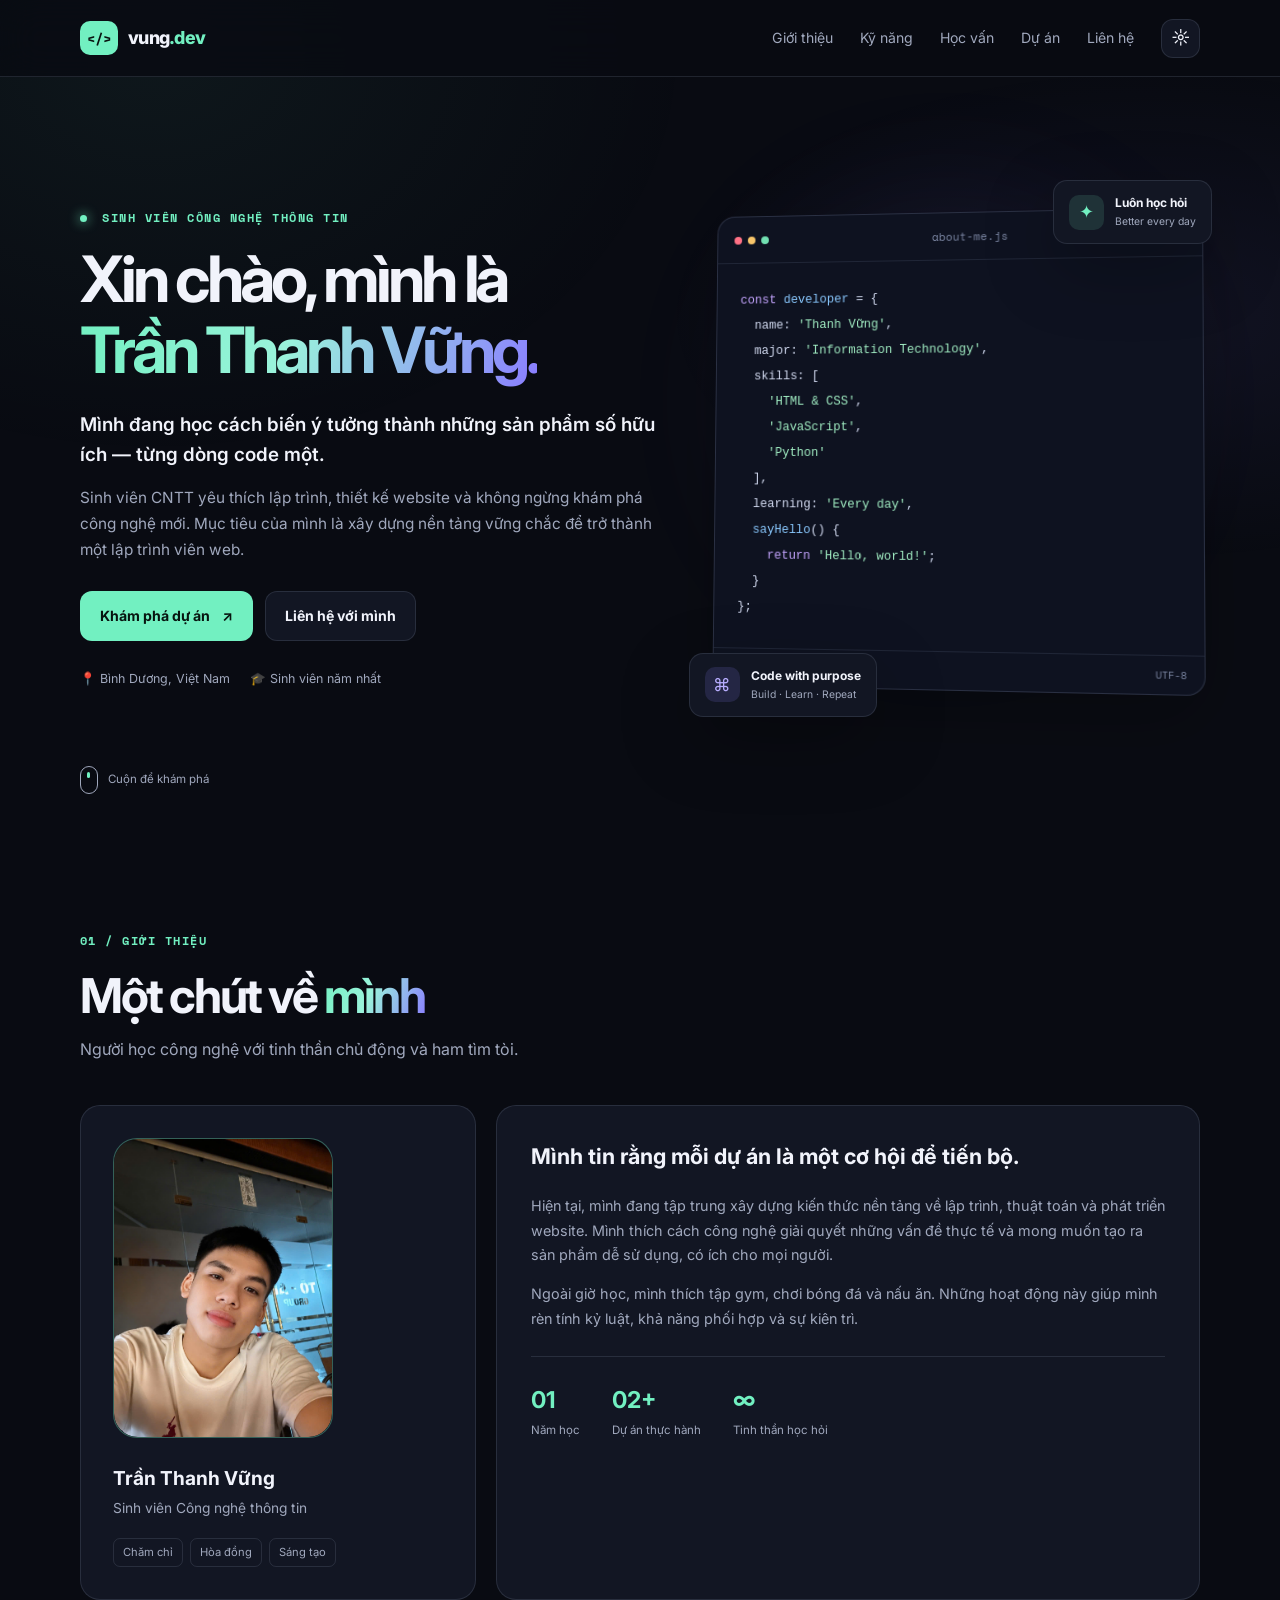
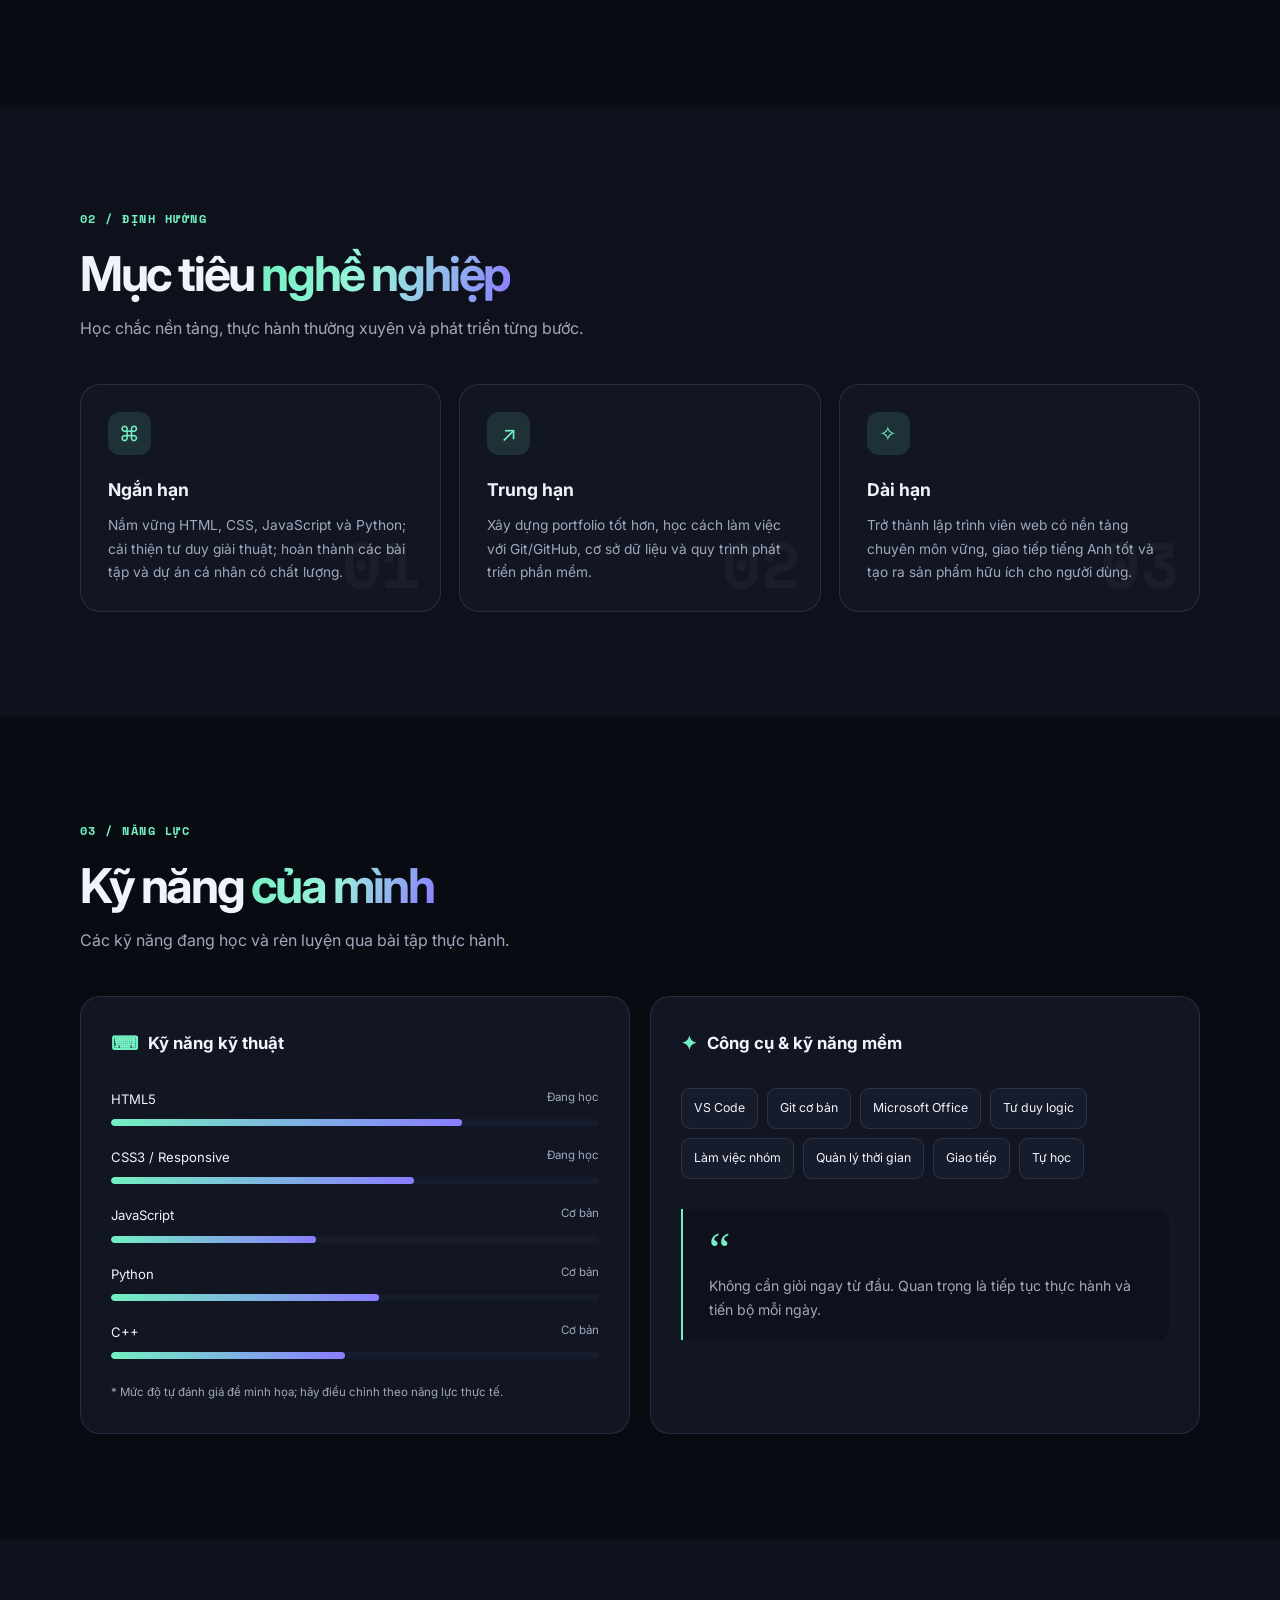
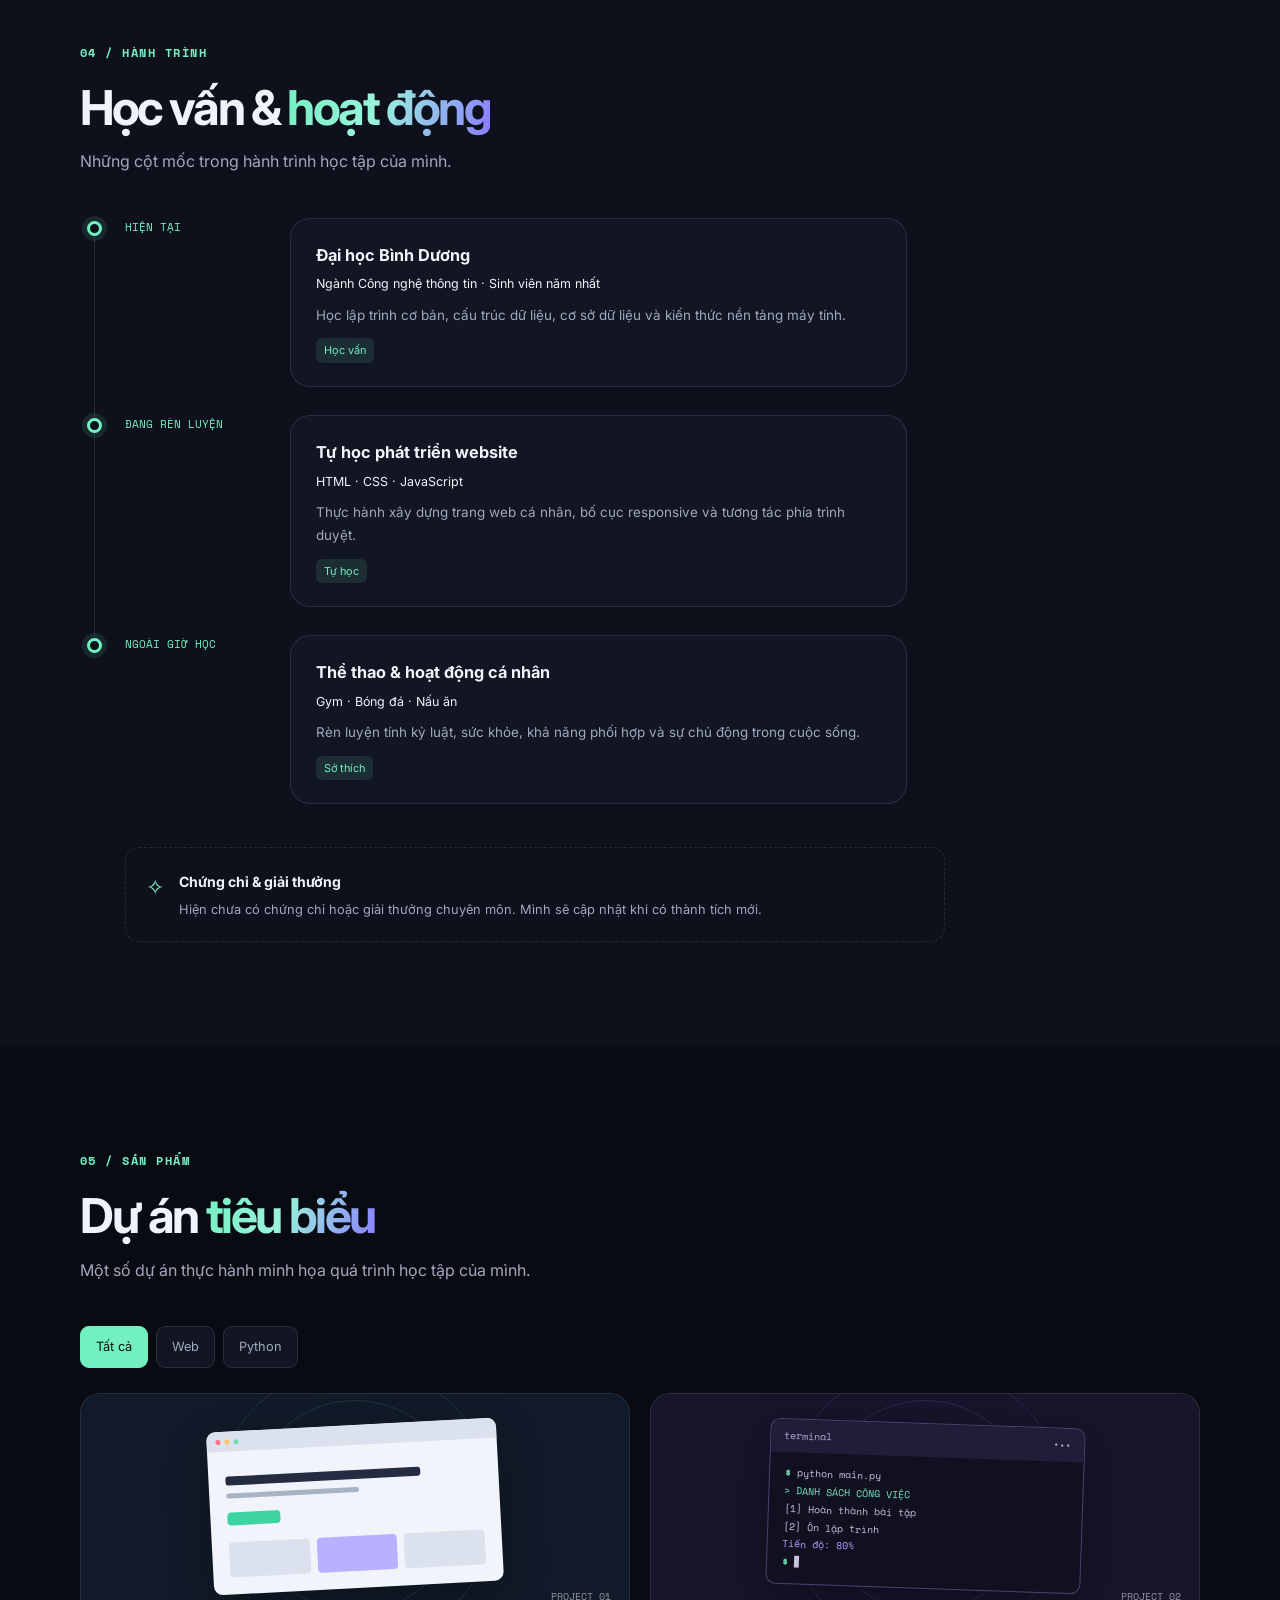
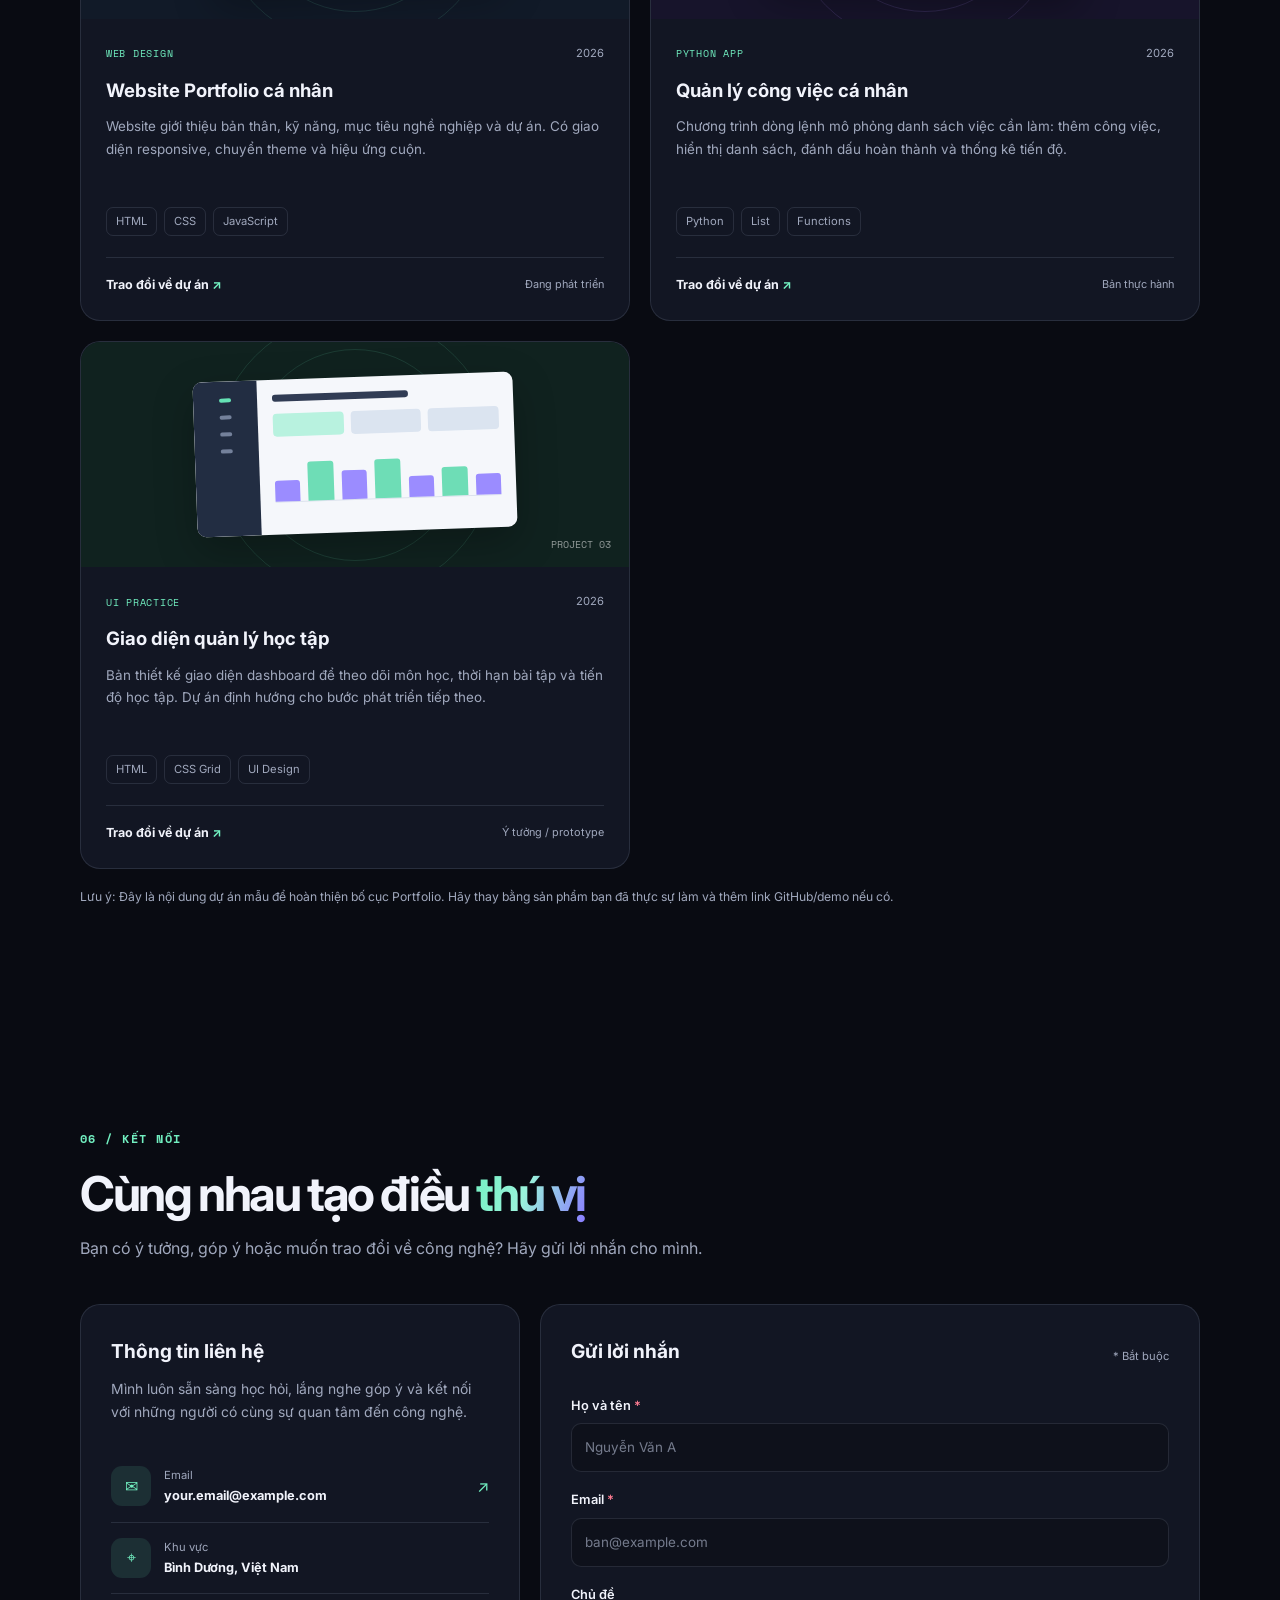
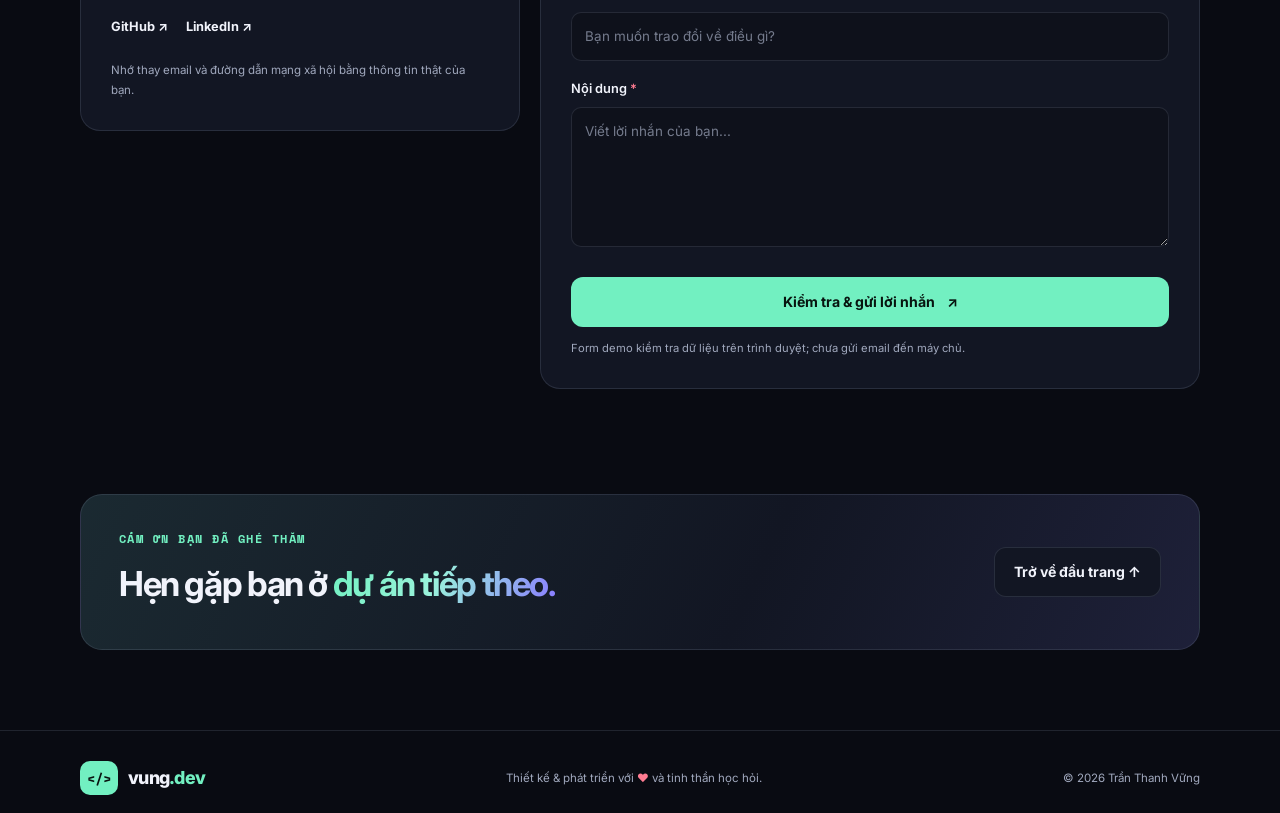
<file: index.html>
<!DOCTYPE html>
<html lang="vi">
<head>
  <meta charset="UTF-8">
  <meta name="viewport" content="width=device-width, initial-scale=1.0">
  <meta name="description" content="Portfolio cá nhân của sinh viên Công nghệ thông tin.">
  <title>Portfolio | Sinh viên CNTT</title>
  <link rel="preconnect" href="https://fonts.googleapis.com">
  <link rel="preconnect" href="https://fonts.gstatic.com" crossorigin>
  <link href="https://fonts.googleapis.com/css2?family=Inter:wght@400;500;600;700;800&family=Space+Mono:wght@400;700&display=swap" rel="stylesheet">
  <link rel="stylesheet" href="css/style.css">
  <script src="js/script.js" defer></script>
</head>
<body>
  <a class="skip-link" href="#main">Bỏ qua điều hướng</a>
  <header class="site-header" id="top">
    <nav class="navbar container" aria-label="Điều hướng chính">
      <a class="logo" href="#home" aria-label="Về đầu trang"><span class="logo-mark">&lt;/&gt;</span><span>vung<span class="accent">.dev</span></span></a>
      <button class="menu-toggle" id="menuToggle" aria-label="Mở menu" aria-expanded="false" aria-controls="navLinks">
        <span></span><span></span><span></span>
      </button>
      <div class="nav-links" id="navLinks">
        <a href="#about">Giới thiệu</a>
        <a href="#skills">Kỹ năng</a>
        <a href="#education">Học vấn</a>
        <a href="#projects">Dự án</a>
        <a href="#contact">Liên hệ</a>
        <button class="theme-toggle" id="themeToggle" type="button" aria-label="Chuyển giao diện sáng tối" title="Chuyển giao diện">☼</button>
      </div>
    </nav>
  </header>

  <main id="main">
    <section class="hero section container" id="home">
      <div class="hero-copy reveal">
        <p class="eyebrow"><span class="status-dot"></span> SINH VIÊN CÔNG NGHỆ THÔNG TIN</p>
        <h1>Xin chào, mình là<br><span class="gradient-text">Trần Thanh Vững.</span></h1>
        <p class="hero-subtitle">Mình đang học cách biến ý tưởng thành những sản phẩm số hữu ích — từng dòng code một.</p>
        <p class="hero-description">Sinh viên CNTT yêu thích lập trình, thiết kế website và không ngừng khám phá công nghệ mới. Mục tiêu của mình là xây dựng nền tảng vững chắc để trở thành một lập trình viên web.</p>
        <div class="hero-actions">
          <a class="btn btn-primary" href="#projects">Khám phá dự án <span aria-hidden="true">↗</span></a>
          <a class="btn btn-secondary" href="#contact">Liên hệ với mình</a>
        </div>
        <div class="hero-meta"><span>📍 Bình Dương, Việt Nam</span><span>🎓 Sinh viên năm nhất</span></div>
      </div>
      <div class="hero-visual reveal" aria-label="Minh họa lập trình">
        <div class="visual-glow"></div>
        <div class="code-window">
          <div class="window-top"><div class="window-dots"><i></i><i></i><i></i></div><span>about-me.js</span><span class="window-lock">●</span></div>
          <pre><code><span class="code-purple">const</span> <span class="code-blue">developer</span> = {
  name: <span class="code-green">'Thanh Vững'</span>,
  major: <span class="code-green">'Information Technology'</span>,
  skills: [
    <span class="code-green">'HTML & CSS'</span>,
    <span class="code-green">'JavaScript'</span>,
    <span class="code-green">'Python'</span>
  ],
  learning: <span class="code-green">'Every day'</span>,
  <span class="code-blue">sayHello</span>() {
    <span class="code-purple">return</span> <span class="code-green">'Hello, world!'</span>;
  }
};</code></pre>
          <div class="code-footer"><span><span class="status-dot"></span> Sẵn sàng học hỏi</span><span>UTF-8</span></div>
        </div>
        <div class="floating-card float-one"><span class="float-icon">✦</span><div><strong>Luôn học hỏi</strong><small>Better every day</small></div></div>
        <div class="floating-card float-two"><span class="float-icon purple">⌘</span><div><strong>Code with purpose</strong><small>Build · Learn · Repeat</small></div></div>
      </div>
      <a class="scroll-cue" href="#about"><span></span> Cuộn để khám phá</a>
    </section>

    <section class="section container" id="about">
      <div class="section-heading reveal"><p class="eyebrow">01 / GIỚI THIỆU</p><h2>Một chút về <span class="gradient-text">mình</span></h2><p>Người học công nghệ với tinh thần chủ động và ham tìm tòi.</p></div>
      <div class="about-grid">
        <article class="about-card profile-card reveal">

<div class="avatar-placeholder" aria-label="Ảnh đại diện">
    <img src="images/avatar.jpg" alt="Ảnh Trần Thanh Vững" class="avatar-photo">
    <i class="avatar-spark">✦</i>
</div>
          <div><h3>Trần Thanh Vững</h3><p class="muted">Sinh viên Công nghệ thông tin</p></div>
          <div class="profile-tags"><span>Chăm chỉ</span><span>Hòa đồng</span><span>Sáng tạo</span></div>
        </article>
        <article class="about-card about-text reveal">
          <h3>Mình tin rằng mỗi dự án là một cơ hội để tiến bộ.</h3>
          <p>Hiện tại, mình đang tập trung xây dựng kiến thức nền tảng về lập trình, thuật toán và phát triển website. Mình thích cách công nghệ giải quyết những vấn đề thực tế và mong muốn tạo ra sản phẩm dễ sử dụng, có ích cho mọi người.</p>
          <p>Ngoài giờ học, mình thích tập gym, chơi bóng đá và nấu ăn. Những hoạt động này giúp mình rèn tính kỷ luật, khả năng phối hợp và sự kiên trì.</p>
          <div class="about-facts"><div><strong>01</strong><span>Năm học</span></div><div><strong>02+</strong><span>Dự án thực hành</span></div><div><strong>∞</strong><span>Tinh thần học hỏi</span></div></div>
        </article>
      </div>
    </section>

    <section class="section container" id="goals">
      <div class="section-heading reveal"><p class="eyebrow">02 / ĐỊNH HƯỚNG</p><h2>Mục tiêu <span class="gradient-text">nghề nghiệp</span></h2><p>Học chắc nền tảng, thực hành thường xuyên và phát triển từng bước.</p></div>
      <div class="goal-grid">
        <article class="info-card reveal"><span class="card-icon">⌘</span><h3>Ngắn hạn</h3><p>Nắm vững HTML, CSS, JavaScript và Python; cải thiện tư duy giải thuật; hoàn thành các bài tập và dự án cá nhân có chất lượng.</p><span class="card-number">01</span></article>
        <article class="info-card reveal"><span class="card-icon">↗</span><h3>Trung hạn</h3><p>Xây dựng portfolio tốt hơn, học cách làm việc với Git/GitHub, cơ sở dữ liệu và quy trình phát triển phần mềm.</p><span class="card-number">02</span></article>
        <article class="info-card reveal"><span class="card-icon">✧</span><h3>Dài hạn</h3><p>Trở thành lập trình viên web có nền tảng chuyên môn vững, giao tiếp tiếng Anh tốt và tạo ra sản phẩm hữu ích cho người dùng.</p><span class="card-number">03</span></article>
      </div>
    </section>

    <section class="section container" id="skills">
      <div class="section-heading reveal"><p class="eyebrow">03 / NĂNG LỰC</p><h2>Kỹ năng <span class="gradient-text">của mình</span></h2><p>Các kỹ năng đang học và rèn luyện qua bài tập thực hành.</p></div>
      <div class="skills-layout">
        <article class="skills-panel reveal"><h3><span class="panel-symbol">⌨</span> Kỹ năng kỹ thuật</h3>
          <div class="skill-row"><div class="skill-label"><span>HTML5</span><span>Đang học</span></div><div class="skill-track"><span style="--skill:72%"></span></div></div>
          <div class="skill-row"><div class="skill-label"><span>CSS3 / Responsive</span><span>Đang học</span></div><div class="skill-track"><span style="--skill:62%"></span></div></div>
          <div class="skill-row"><div class="skill-label"><span>JavaScript</span><span>Cơ bản</span></div><div class="skill-track"><span style="--skill:42%"></span></div></div>
          <div class="skill-row"><div class="skill-label"><span>Python</span><span>Cơ bản</span></div><div class="skill-track"><span style="--skill:55%"></span></div></div>
          <div class="skill-row"><div class="skill-label"><span>C++</span><span>Cơ bản</span></div><div class="skill-track"><span style="--skill:48%"></span></div></div>
          <p class="skill-note">* Mức độ tự đánh giá để minh họa; hãy điều chỉnh theo năng lực thực tế.</p>
        </article>
        <article class="skills-panel tools-panel reveal"><h3><span class="panel-symbol">✦</span> Công cụ & kỹ năng mềm</h3><div class="tool-chips"><span>VS Code</span><span>Git cơ bản</span><span>Microsoft Office</span><span>Tư duy logic</span><span>Làm việc nhóm</span><span>Quản lý thời gian</span><span>Giao tiếp</span><span>Tự học</span></div><div class="quote-box"><span>“</span><p>Không cần giỏi ngay từ đầu. Quan trọng là tiếp tục thực hành và tiến bộ mỗi ngày.</p></div></article>
      </div>
    </section>

    <section class="section container" id="education">
      <div class="section-heading reveal"><p class="eyebrow">04 / HÀNH TRÌNH</p><h2>Học vấn & <span class="gradient-text">hoạt động</span></h2><p>Những cột mốc trong hành trình học tập của mình.</p></div>
      <div class="timeline">
        <article class="timeline-item reveal"><div class="timeline-marker"></div><div class="timeline-date">HIỆN TẠI</div><div class="timeline-content"><h3>Đại học Bình Dương</h3><p class="timeline-subtitle">Ngành Công nghệ thông tin · Sinh viên năm nhất</p><p>Học lập trình cơ bản, cấu trúc dữ liệu, cơ sở dữ liệu và kiến thức nền tảng máy tính.</p><span class="timeline-tag">Học vấn</span></div></article>
        <article class="timeline-item reveal"><div class="timeline-marker"></div><div class="timeline-date">ĐANG RÈN LUYỆN</div><div class="timeline-content"><h3>Tự học phát triển website</h3><p class="timeline-subtitle">HTML · CSS · JavaScript</p><p>Thực hành xây dựng trang web cá nhân, bố cục responsive và tương tác phía trình duyệt.</p><span class="timeline-tag">Tự học</span></div></article>
        <article class="timeline-item reveal"><div class="timeline-marker"></div><div class="timeline-date">NGOÀI GIỜ HỌC</div><div class="timeline-content"><h3>Thể thao & hoạt động cá nhân</h3><p class="timeline-subtitle">Gym · Bóng đá · Nấu ăn</p><p>Rèn luyện tính kỷ luật, sức khỏe, khả năng phối hợp và sự chủ động trong cuộc sống.</p><span class="timeline-tag">Sở thích</span></div></article>
      </div>
      <div class="certificate-note reveal"><span>✧</span><div><strong>Chứng chỉ & giải thưởng</strong><p>Hiện chưa có chứng chỉ hoặc giải thưởng chuyên môn. Mình sẽ cập nhật khi có thành tích mới.</p></div></div>
    </section>

    <section class="section container" id="projects">
      <div class="section-heading reveal"><p class="eyebrow">05 / SẢN PHẨM</p><h2>Dự án <span class="gradient-text">tiêu biểu</span></h2><p>Một số dự án thực hành minh họa quá trình học tập của mình.</p></div>
      <div class="project-filters reveal" role="group" aria-label="Lọc dự án"><button class="filter-btn active" data-filter="all">Tất cả</button><button class="filter-btn" data-filter="web">Web</button><button class="filter-btn" data-filter="python">Python</button></div>
      <div class="projects-grid">
        <article class="project-card reveal" data-category="web">
          <div class="project-art art-portfolio"><div class="mini-browser"><div class="mini-browser-top"><i></i><i></i><i></i></div><div class="mini-browser-body"><div class="mini-line wide"></div><div class="mini-line"></div><div class="mini-button"></div><div class="mini-blocks"><i></i><i></i><i></i></div></div></div><span class="project-index">PROJECT 01</span></div>
          <div class="project-body"><div class="project-topline"><span class="project-type">WEB DESIGN</span><span class="project-year">2026</span></div><h3>Website Portfolio cá nhân</h3><p>Website giới thiệu bản thân, kỹ năng, mục tiêu nghề nghiệp và dự án. Có giao diện responsive, chuyển theme và hiệu ứng cuộn.</p><div class="tech-tags"><span>HTML</span><span>CSS</span><span>JavaScript</span></div><div class="project-links"><a href="#contact" class="text-link">Trao đổi về dự án <span>↗</span></a><span class="project-status">Đang phát triển</span></div></div>
        </article>
        <article class="project-card reveal" data-category="python">
          <div class="project-art art-python"><div class="terminal-card"><div class="terminal-title"><span>terminal</span><span>•••</span></div><div class="terminal-code"><p><b>$</b> python main.py</p><p class="terminal-green">&gt; DANH SÁCH CÔNG VIỆC</p><p>[1] Hoàn thành bài tập</p><p>[2] Ôn lập trình</p><p class="terminal-purple">Tiến độ: 80%</p><p><b>$</b> <span class="cursor">▋</span></p></div></div><span class="project-index">PROJECT 02</span></div>
          <div class="project-body"><div class="project-topline"><span class="project-type">PYTHON APP</span><span class="project-year">2026</span></div><h3>Quản lý công việc cá nhân</h3><p>Chương trình dòng lệnh mô phỏng danh sách việc cần làm: thêm công việc, hiển thị danh sách, đánh dấu hoàn thành và thống kê tiến độ.</p><div class="tech-tags"><span>Python</span><span>List</span><span>Functions</span></div><div class="project-links"><a href="#contact" class="text-link">Trao đổi về dự án <span>↗</span></a><span class="project-status">Bản thực hành</span></div></div>
        </article>
        <article class="project-card reveal" data-category="web">
          <div class="project-art art-ui"><div class="dashboard-card"><div class="dash-sidebar"><i></i><i></i><i></i><i></i></div><div class="dash-content"><div class="dash-title"></div><div class="dash-stat-row"><i></i><i></i><i></i></div><div class="dash-chart"><span></span><span></span><span></span><span></span><span></span><span></span><span></span></div></div></div><span class="project-index">PROJECT 03</span></div>
          <div class="project-body"><div class="project-topline"><span class="project-type">UI PRACTICE</span><span class="project-year">2026</span></div><h3>Giao diện quản lý học tập</h3><p>Bản thiết kế giao diện dashboard để theo dõi môn học, thời hạn bài tập và tiến độ học tập. Dự án định hướng cho bước phát triển tiếp theo.</p><div class="tech-tags"><span>HTML</span><span>CSS Grid</span><span>UI Design</span></div><div class="project-links"><a href="#contact" class="text-link">Trao đổi về dự án <span>↗</span></a><span class="project-status">Ý tưởng / prototype</span></div></div>
        </article>
      </div>
      <p class="project-disclaimer">Lưu ý: Đây là nội dung dự án mẫu để hoàn thiện bố cục Portfolio. Hãy thay bằng sản phẩm bạn đã thực sự làm và thêm link GitHub/demo nếu có.</p>
    </section>

    <section class="section container" id="contact">
      <div class="section-heading reveal"><p class="eyebrow">06 / KẾT NỐI</p><h2>Cùng nhau tạo điều <span class="gradient-text">thú vị</span></h2><p>Bạn có ý tưởng, góp ý hoặc muốn trao đổi về công nghệ? Hãy gửi lời nhắn cho mình.</p></div>
      <div class="contact-grid">
        <div class="contact-info reveal"><h3>Thông tin liên hệ</h3><p>Mình luôn sẵn sàng học hỏi, lắng nghe góp ý và kết nối với những người có cùng sự quan tâm đến công nghệ.</p>
          <a class="contact-item" href="mailto:your.email@example.com"><span class="contact-icon">✉</span><span><small>Email</small><strong>your.email@example.com</strong></span><span class="contact-arrow">↗</span></a>
          <div class="contact-item"><span class="contact-icon">⌖</span><span><small>Khu vực</small><strong>Bình Dương, Việt Nam</strong></span></div>
          <div class="social-links"><a href="https://github.com/" target="_blank" rel="noopener noreferrer">GitHub ↗</a><a href="https://www.linkedin.com/" target="_blank" rel="noopener noreferrer">LinkedIn ↗</a></div>
          <p class="contact-hint">Nhớ thay email và đường dẫn mạng xã hội bằng thông tin thật của bạn.</p>
        </div>
        <form class="contact-form reveal" id="contactForm" novalidate>
          <div class="form-heading"><h3>Gửi lời nhắn</h3><span class="required-note">* Bắt buộc</span></div>
          <div class="form-group"><label for="name">Họ và tên <span>*</span></label><input id="name" name="name" type="text" placeholder="Nguyễn Văn A" autocomplete="name" required minlength="2" maxlength="60"><small class="field-error" id="nameError"></small></div>
          <div class="form-group"><label for="email">Email <span>*</span></label><input id="email" name="email" type="email" placeholder="ban@example.com" autocomplete="email" required maxlength="100"><small class="field-error" id="emailError"></small></div>
          <div class="form-group"><label for="subject">Chủ đề</label><input id="subject" name="subject" type="text" placeholder="Bạn muốn trao đổi về điều gì?" maxlength="100"></div>
          <div class="form-group"><label for="message">Nội dung <span>*</span></label><textarea id="message" name="message" rows="5" placeholder="Viết lời nhắn của bạn..." required minlength="10" maxlength="1000"></textarea><small class="field-error" id="messageError"></small></div>
          <button class="btn btn-primary submit-btn" type="submit">Kiểm tra & gửi lời nhắn <span>↗</span></button>
          <p class="form-status" id="formStatus" role="status" aria-live="polite"></p>
          <p class="form-footnote">Form demo kiểm tra dữ liệu trên trình duyệt; chưa gửi email đến máy chủ.</p>
        </form>
      </div>
    </section>
    <section class="closing-banner container reveal"><div><p class="eyebrow">CẢM ƠN BẠN ĐÃ GHÉ THĂM</p><h2>Hẹn gặp bạn ở <span class="gradient-text">dự án tiếp theo.</span></h2></div><a class="btn btn-secondary" href="#top">Trở về đầu trang ↑</a></section>
  </main>

  <footer class="site-footer"><div class="container footer-inner"><a class="logo" href="#home"><span class="logo-mark">&lt;/&gt;</span><span>vung<span class="accent">.dev</span></span></a><p>Thiết kế & phát triển với <span class="heart">♥</span> và tinh thần học hỏi.</p><span class="copyright">© <span id="year"></span> Trần Thanh Vững</span></div></footer>
  <button class="back-to-top" id="backToTop" type="button" aria-label="Cuộn lên đầu trang" title="Lên đầu trang">↑</button>
</body>
</html>
</file>
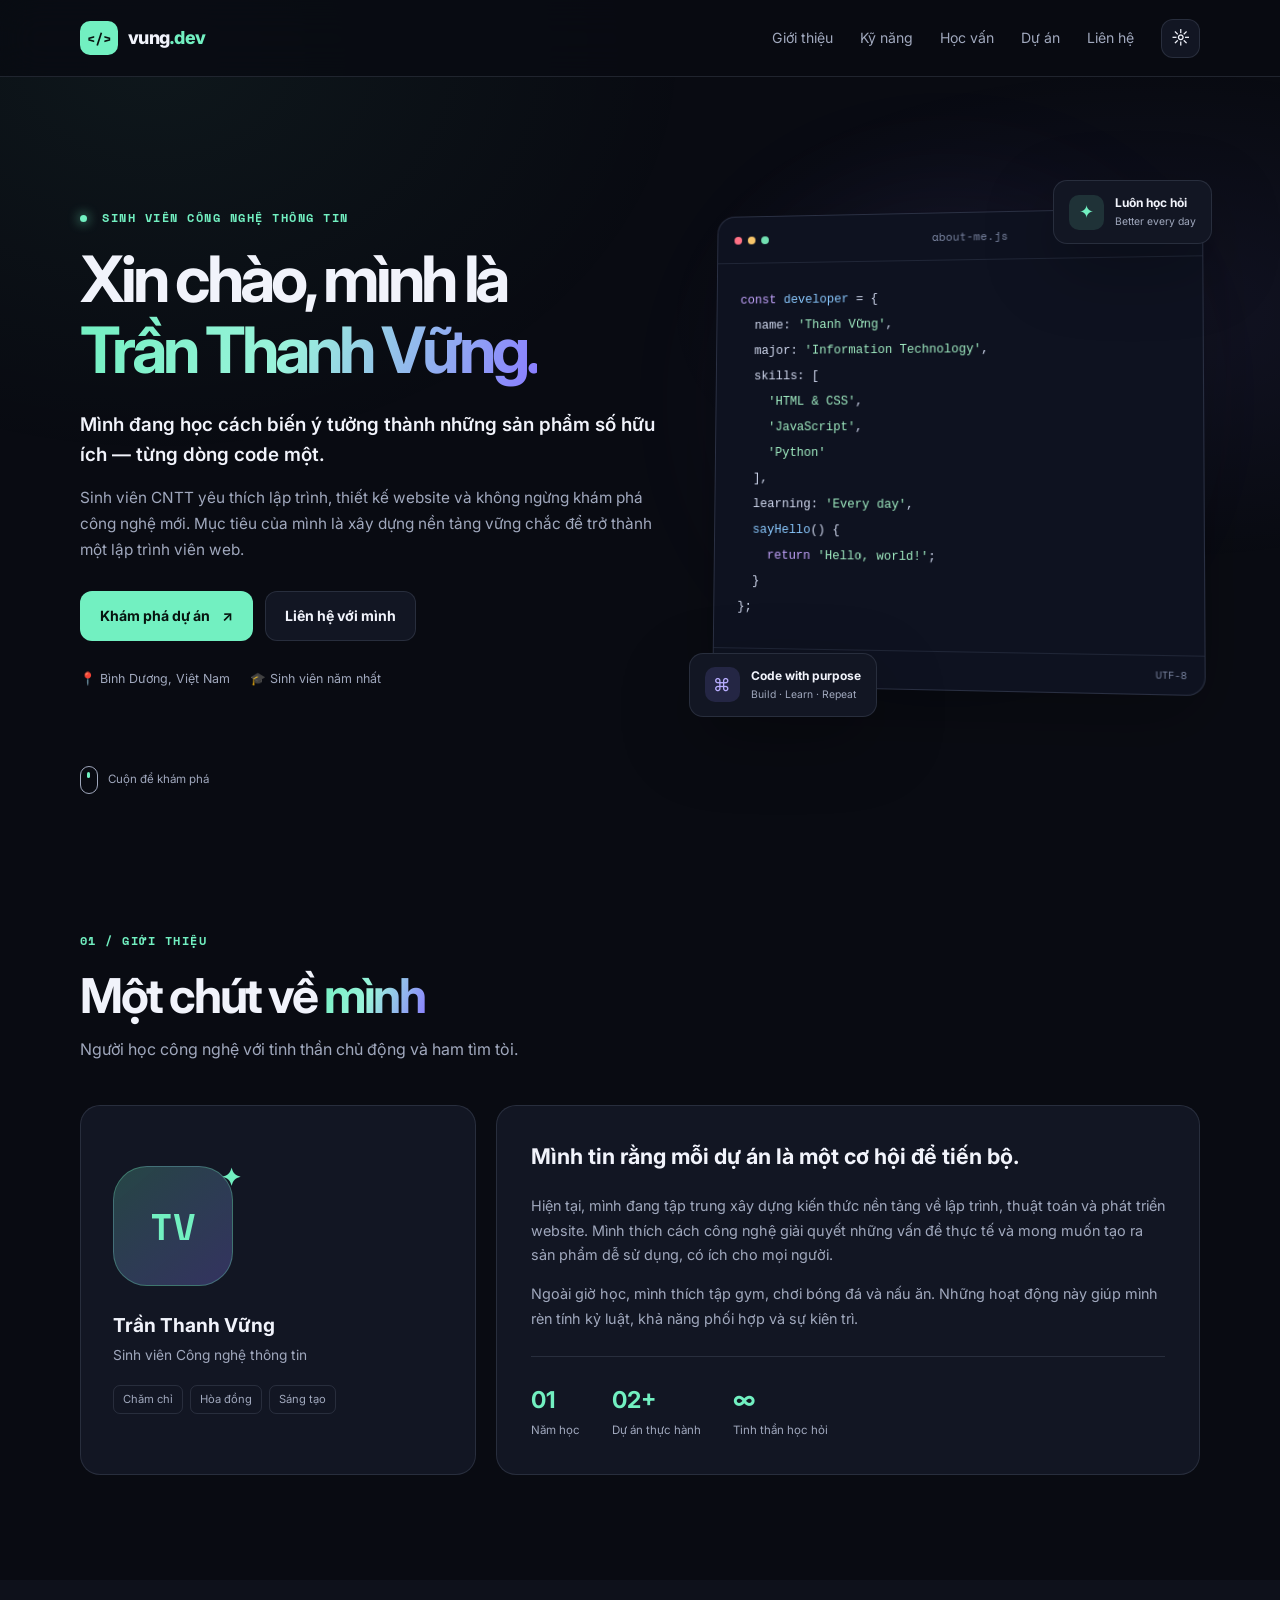
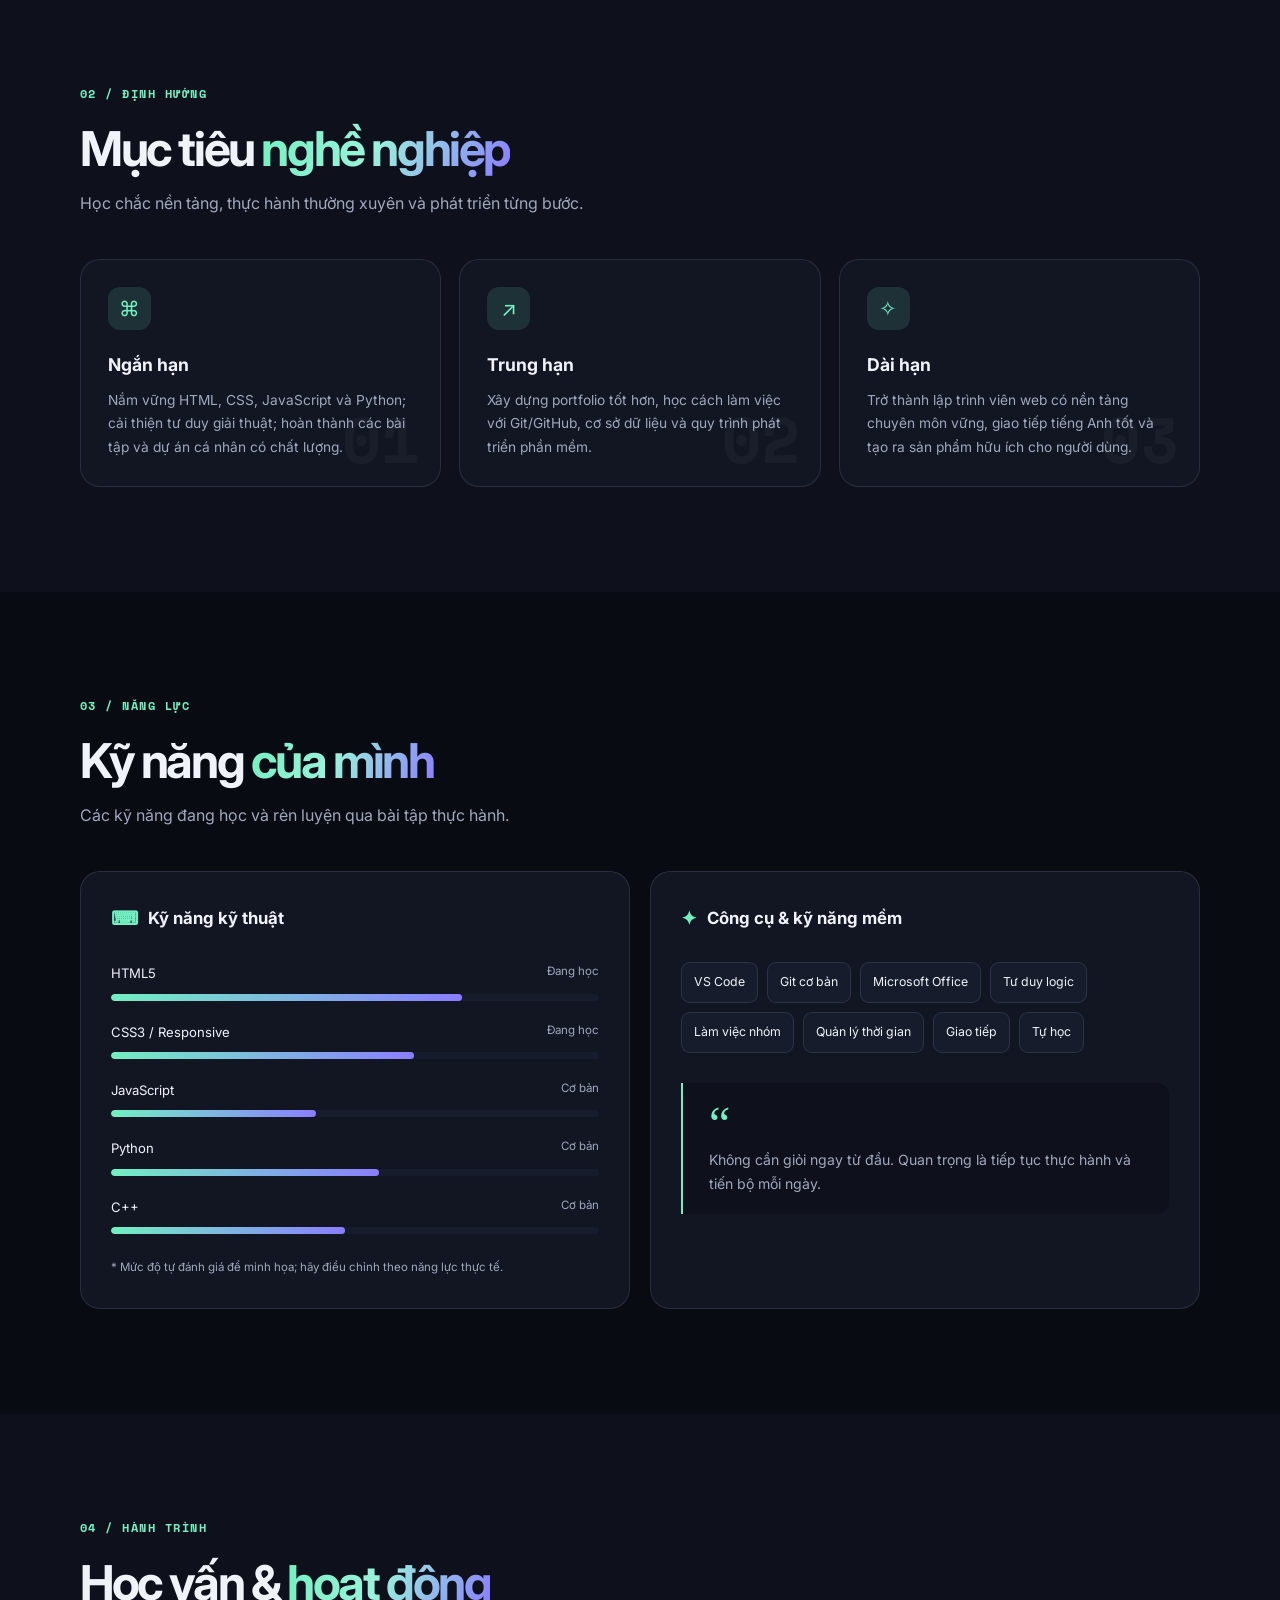
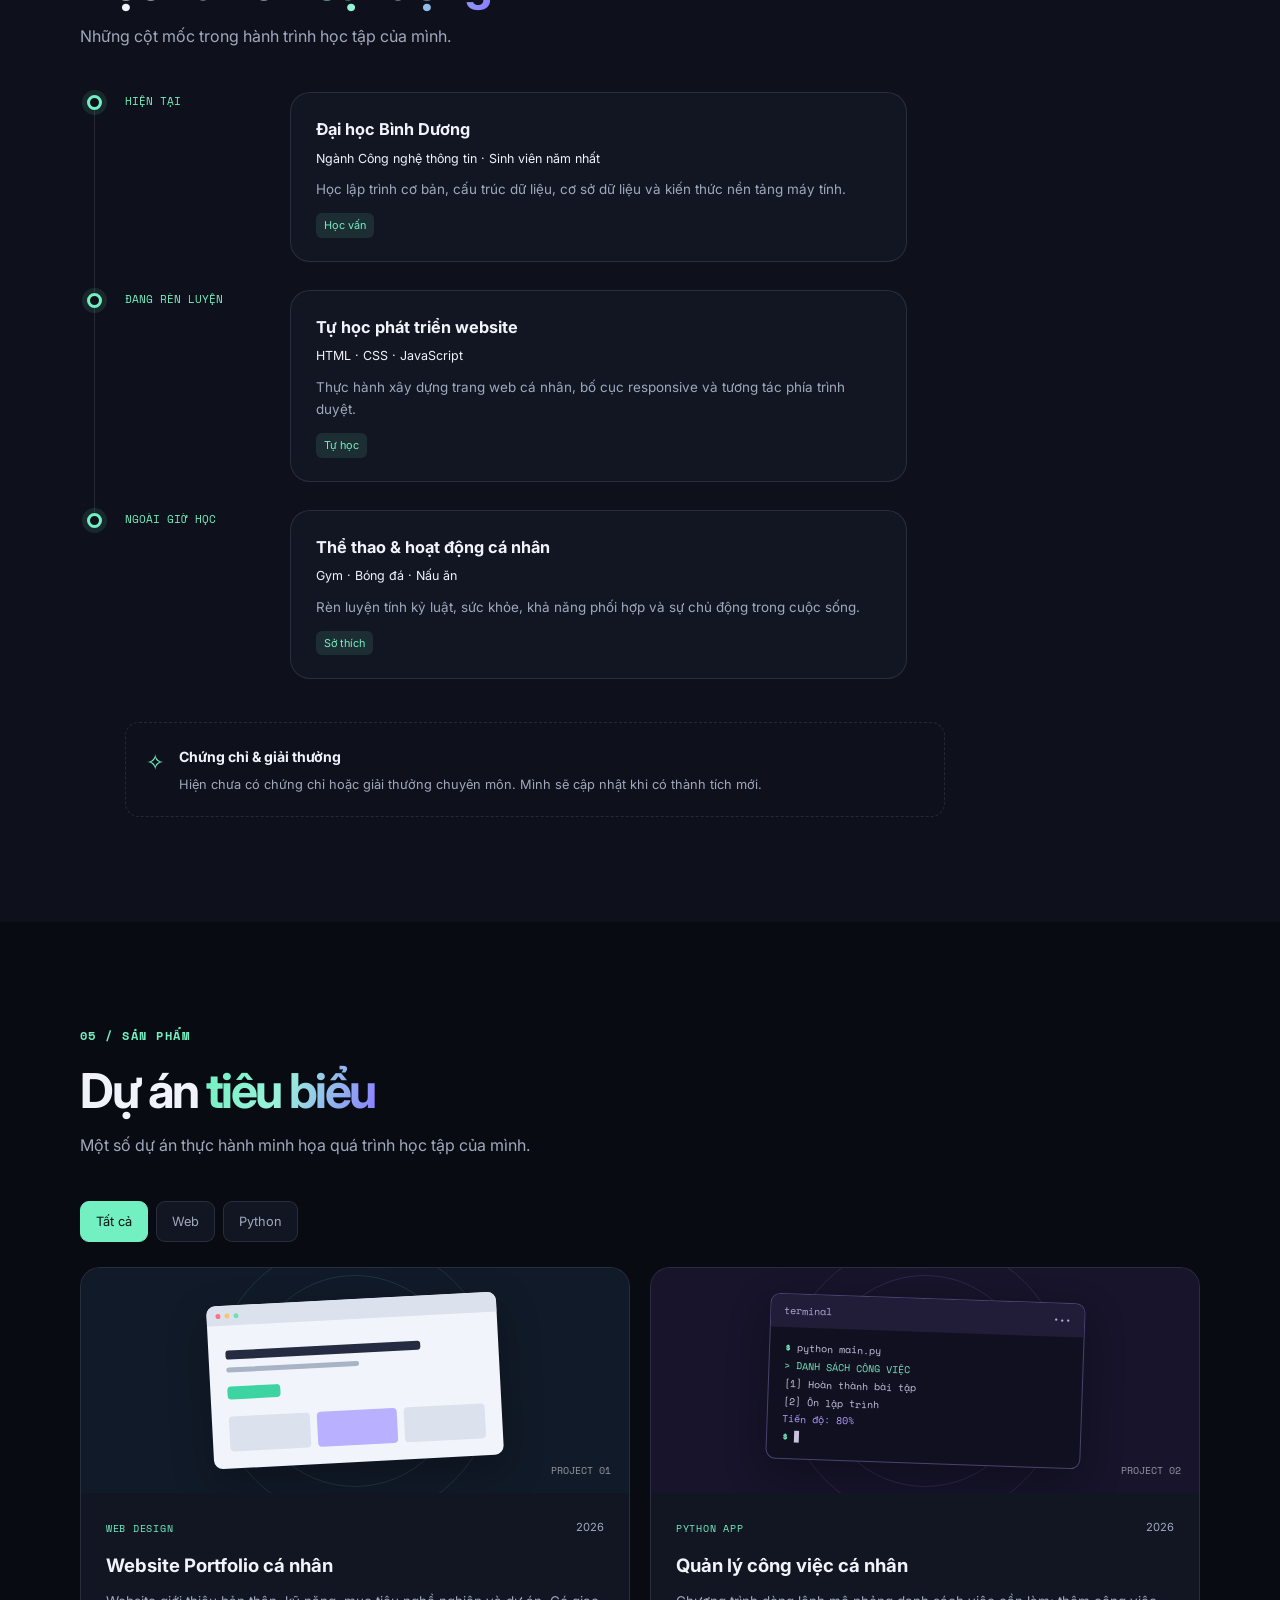
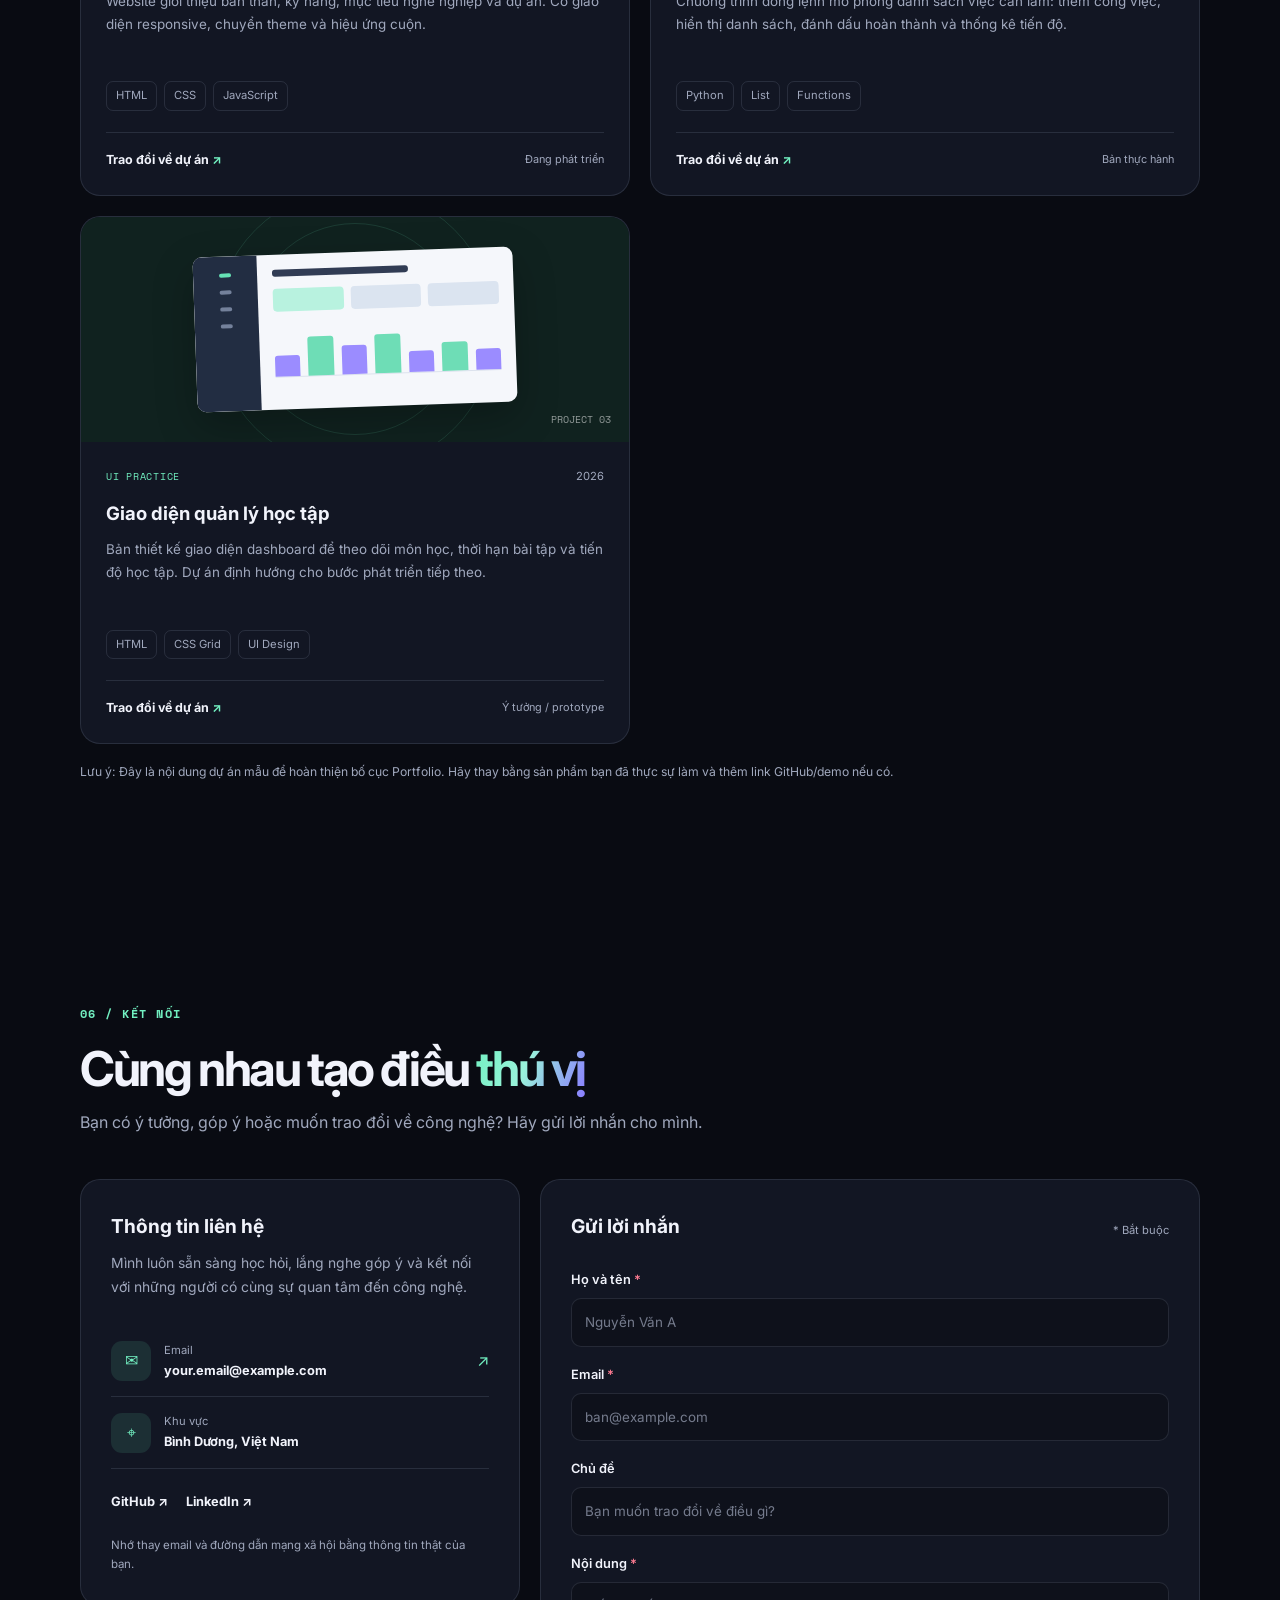
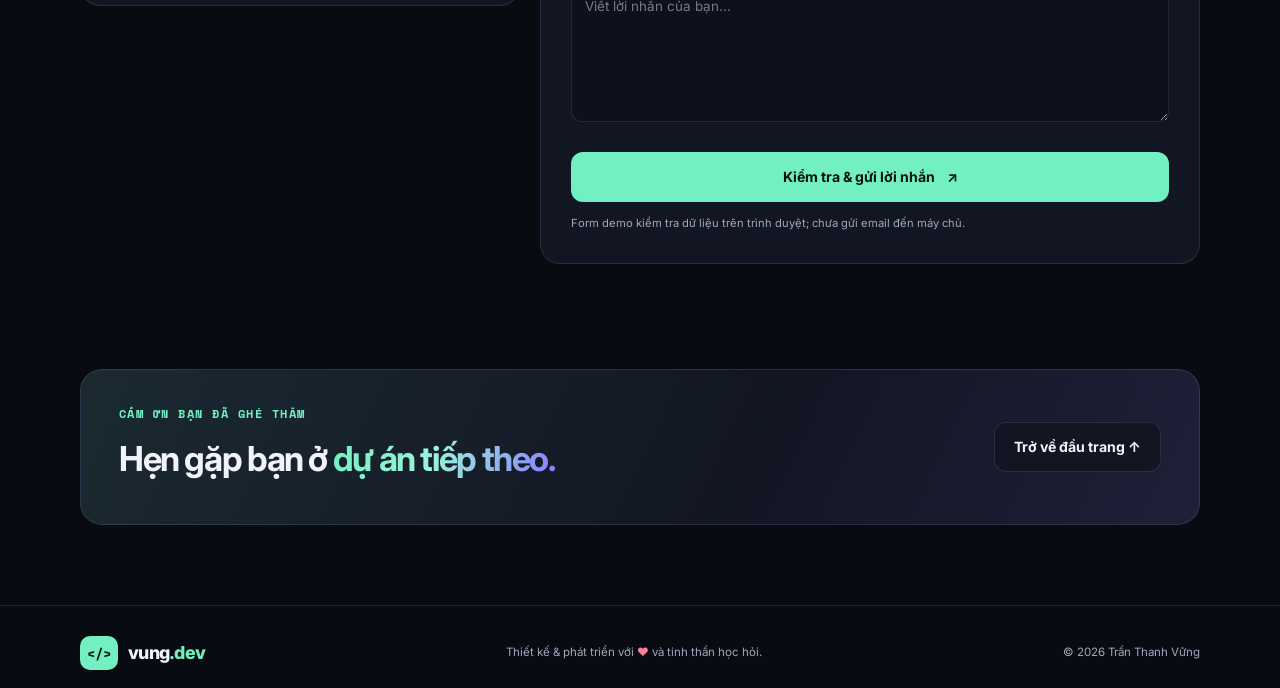
<file: portfolio_sinh_vien_cntt/index.html>
<!DOCTYPE html>
<html lang="vi">
<head>
  <meta charset="UTF-8">
  <meta name="viewport" content="width=device-width, initial-scale=1.0">
  <meta name="description" content="Portfolio cá nhân của sinh viên Công nghệ thông tin.">
  <title>Portfolio | Sinh viên CNTT</title>
  <link rel="preconnect" href="https://fonts.googleapis.com">
  <link rel="preconnect" href="https://fonts.gstatic.com" crossorigin>
  <link href="https://fonts.googleapis.com/css2?family=Inter:wght@400;500;600;700;800&family=Space+Mono:wght@400;700&display=swap" rel="stylesheet">
  <link rel="stylesheet" href="css/style.css">
  <script src="js/script.js" defer></script>
</head>
<body>
  <a class="skip-link" href="#main">Bỏ qua điều hướng</a>
  <header class="site-header" id="top">
    <nav class="navbar container" aria-label="Điều hướng chính">
      <a class="logo" href="#home" aria-label="Về đầu trang"><span class="logo-mark">&lt;/&gt;</span><span>vung<span class="accent">.dev</span></span></a>
      <button class="menu-toggle" id="menuToggle" aria-label="Mở menu" aria-expanded="false" aria-controls="navLinks">
        <span></span><span></span><span></span>
      </button>
      <div class="nav-links" id="navLinks">
        <a href="#about">Giới thiệu</a>
        <a href="#skills">Kỹ năng</a>
        <a href="#education">Học vấn</a>
        <a href="#projects">Dự án</a>
        <a href="#contact">Liên hệ</a>
        <button class="theme-toggle" id="themeToggle" type="button" aria-label="Chuyển giao diện sáng tối" title="Chuyển giao diện">☼</button>
      </div>
    </nav>
  </header>

  <main id="main">
    <section class="hero section container" id="home">
      <div class="hero-copy reveal">
        <p class="eyebrow"><span class="status-dot"></span> SINH VIÊN CÔNG NGHỆ THÔNG TIN</p>
        <h1>Xin chào, mình là<br><span class="gradient-text">Trần Thanh Vững.</span></h1>
        <p class="hero-subtitle">Mình đang học cách biến ý tưởng thành những sản phẩm số hữu ích — từng dòng code một.</p>
        <p class="hero-description">Sinh viên CNTT yêu thích lập trình, thiết kế website và không ngừng khám phá công nghệ mới. Mục tiêu của mình là xây dựng nền tảng vững chắc để trở thành một lập trình viên web.</p>
        <div class="hero-actions">
          <a class="btn btn-primary" href="#projects">Khám phá dự án <span aria-hidden="true">↗</span></a>
          <a class="btn btn-secondary" href="#contact">Liên hệ với mình</a>
        </div>
        <div class="hero-meta"><span>📍 Bình Dương, Việt Nam</span><span>🎓 Sinh viên năm nhất</span></div>
      </div>
      <div class="hero-visual reveal" aria-label="Minh họa lập trình">
        <div class="visual-glow"></div>
        <div class="code-window">
          <div class="window-top"><div class="window-dots"><i></i><i></i><i></i></div><span>about-me.js</span><span class="window-lock">●</span></div>
          <pre><code><span class="code-purple">const</span> <span class="code-blue">developer</span> = {
  name: <span class="code-green">'Thanh Vững'</span>,
  major: <span class="code-green">'Information Technology'</span>,
  skills: [
    <span class="code-green">'HTML & CSS'</span>,
    <span class="code-green">'JavaScript'</span>,
    <span class="code-green">'Python'</span>
  ],
  learning: <span class="code-green">'Every day'</span>,
  <span class="code-blue">sayHello</span>() {
    <span class="code-purple">return</span> <span class="code-green">'Hello, world!'</span>;
  }
};</code></pre>
          <div class="code-footer"><span><span class="status-dot"></span> Sẵn sàng học hỏi</span><span>UTF-8</span></div>
        </div>
        <div class="floating-card float-one"><span class="float-icon">✦</span><div><strong>Luôn học hỏi</strong><small>Better every day</small></div></div>
        <div class="floating-card float-two"><span class="float-icon purple">⌘</span><div><strong>Code with purpose</strong><small>Build · Learn · Repeat</small></div></div>
      </div>
      <a class="scroll-cue" href="#about"><span></span> Cuộn để khám phá</a>
    </section>

    <section class="section container" id="about">
      <div class="section-heading reveal"><p class="eyebrow">01 / GIỚI THIỆU</p><h2>Một chút về <span class="gradient-text">mình</span></h2><p>Người học công nghệ với tinh thần chủ động và ham tìm tòi.</p></div>
      <div class="about-grid">
        <article class="about-card profile-card reveal">
          <div class="avatar-placeholder" aria-label="Ảnh đại diện minh họa"><span>TV</span><i class="avatar-spark">✦</i></div>
          <div><h3>Trần Thanh Vững</h3><p class="muted">Sinh viên Công nghệ thông tin</p></div>
          <div class="profile-tags"><span>Chăm chỉ</span><span>Hòa đồng</span><span>Sáng tạo</span></div>
        </article>
        <article class="about-card about-text reveal">
          <h3>Mình tin rằng mỗi dự án là một cơ hội để tiến bộ.</h3>
          <p>Hiện tại, mình đang tập trung xây dựng kiến thức nền tảng về lập trình, thuật toán và phát triển website. Mình thích cách công nghệ giải quyết những vấn đề thực tế và mong muốn tạo ra sản phẩm dễ sử dụng, có ích cho mọi người.</p>
          <p>Ngoài giờ học, mình thích tập gym, chơi bóng đá và nấu ăn. Những hoạt động này giúp mình rèn tính kỷ luật, khả năng phối hợp và sự kiên trì.</p>
          <div class="about-facts"><div><strong>01</strong><span>Năm học</span></div><div><strong>02+</strong><span>Dự án thực hành</span></div><div><strong>∞</strong><span>Tinh thần học hỏi</span></div></div>
        </article>
      </div>
    </section>

    <section class="section container" id="goals">
      <div class="section-heading reveal"><p class="eyebrow">02 / ĐỊNH HƯỚNG</p><h2>Mục tiêu <span class="gradient-text">nghề nghiệp</span></h2><p>Học chắc nền tảng, thực hành thường xuyên và phát triển từng bước.</p></div>
      <div class="goal-grid">
        <article class="info-card reveal"><span class="card-icon">⌘</span><h3>Ngắn hạn</h3><p>Nắm vững HTML, CSS, JavaScript và Python; cải thiện tư duy giải thuật; hoàn thành các bài tập và dự án cá nhân có chất lượng.</p><span class="card-number">01</span></article>
        <article class="info-card reveal"><span class="card-icon">↗</span><h3>Trung hạn</h3><p>Xây dựng portfolio tốt hơn, học cách làm việc với Git/GitHub, cơ sở dữ liệu và quy trình phát triển phần mềm.</p><span class="card-number">02</span></article>
        <article class="info-card reveal"><span class="card-icon">✧</span><h3>Dài hạn</h3><p>Trở thành lập trình viên web có nền tảng chuyên môn vững, giao tiếp tiếng Anh tốt và tạo ra sản phẩm hữu ích cho người dùng.</p><span class="card-number">03</span></article>
      </div>
    </section>

    <section class="section container" id="skills">
      <div class="section-heading reveal"><p class="eyebrow">03 / NĂNG LỰC</p><h2>Kỹ năng <span class="gradient-text">của mình</span></h2><p>Các kỹ năng đang học và rèn luyện qua bài tập thực hành.</p></div>
      <div class="skills-layout">
        <article class="skills-panel reveal"><h3><span class="panel-symbol">⌨</span> Kỹ năng kỹ thuật</h3>
          <div class="skill-row"><div class="skill-label"><span>HTML5</span><span>Đang học</span></div><div class="skill-track"><span style="--skill:72%"></span></div></div>
          <div class="skill-row"><div class="skill-label"><span>CSS3 / Responsive</span><span>Đang học</span></div><div class="skill-track"><span style="--skill:62%"></span></div></div>
          <div class="skill-row"><div class="skill-label"><span>JavaScript</span><span>Cơ bản</span></div><div class="skill-track"><span style="--skill:42%"></span></div></div>
          <div class="skill-row"><div class="skill-label"><span>Python</span><span>Cơ bản</span></div><div class="skill-track"><span style="--skill:55%"></span></div></div>
          <div class="skill-row"><div class="skill-label"><span>C++</span><span>Cơ bản</span></div><div class="skill-track"><span style="--skill:48%"></span></div></div>
          <p class="skill-note">* Mức độ tự đánh giá để minh họa; hãy điều chỉnh theo năng lực thực tế.</p>
        </article>
        <article class="skills-panel tools-panel reveal"><h3><span class="panel-symbol">✦</span> Công cụ & kỹ năng mềm</h3><div class="tool-chips"><span>VS Code</span><span>Git cơ bản</span><span>Microsoft Office</span><span>Tư duy logic</span><span>Làm việc nhóm</span><span>Quản lý thời gian</span><span>Giao tiếp</span><span>Tự học</span></div><div class="quote-box"><span>“</span><p>Không cần giỏi ngay từ đầu. Quan trọng là tiếp tục thực hành và tiến bộ mỗi ngày.</p></div></article>
      </div>
    </section>

    <section class="section container" id="education">
      <div class="section-heading reveal"><p class="eyebrow">04 / HÀNH TRÌNH</p><h2>Học vấn & <span class="gradient-text">hoạt động</span></h2><p>Những cột mốc trong hành trình học tập của mình.</p></div>
      <div class="timeline">
        <article class="timeline-item reveal"><div class="timeline-marker"></div><div class="timeline-date">HIỆN TẠI</div><div class="timeline-content"><h3>Đại học Bình Dương</h3><p class="timeline-subtitle">Ngành Công nghệ thông tin · Sinh viên năm nhất</p><p>Học lập trình cơ bản, cấu trúc dữ liệu, cơ sở dữ liệu và kiến thức nền tảng máy tính.</p><span class="timeline-tag">Học vấn</span></div></article>
        <article class="timeline-item reveal"><div class="timeline-marker"></div><div class="timeline-date">ĐANG RÈN LUYỆN</div><div class="timeline-content"><h3>Tự học phát triển website</h3><p class="timeline-subtitle">HTML · CSS · JavaScript</p><p>Thực hành xây dựng trang web cá nhân, bố cục responsive và tương tác phía trình duyệt.</p><span class="timeline-tag">Tự học</span></div></article>
        <article class="timeline-item reveal"><div class="timeline-marker"></div><div class="timeline-date">NGOÀI GIỜ HỌC</div><div class="timeline-content"><h3>Thể thao & hoạt động cá nhân</h3><p class="timeline-subtitle">Gym · Bóng đá · Nấu ăn</p><p>Rèn luyện tính kỷ luật, sức khỏe, khả năng phối hợp và sự chủ động trong cuộc sống.</p><span class="timeline-tag">Sở thích</span></div></article>
      </div>
      <div class="certificate-note reveal"><span>✧</span><div><strong>Chứng chỉ & giải thưởng</strong><p>Hiện chưa có chứng chỉ hoặc giải thưởng chuyên môn. Mình sẽ cập nhật khi có thành tích mới.</p></div></div>
    </section>

    <section class="section container" id="projects">
      <div class="section-heading reveal"><p class="eyebrow">05 / SẢN PHẨM</p><h2>Dự án <span class="gradient-text">tiêu biểu</span></h2><p>Một số dự án thực hành minh họa quá trình học tập của mình.</p></div>
      <div class="project-filters reveal" role="group" aria-label="Lọc dự án"><button class="filter-btn active" data-filter="all">Tất cả</button><button class="filter-btn" data-filter="web">Web</button><button class="filter-btn" data-filter="python">Python</button></div>
      <div class="projects-grid">
        <article class="project-card reveal" data-category="web">
          <div class="project-art art-portfolio"><div class="mini-browser"><div class="mini-browser-top"><i></i><i></i><i></i></div><div class="mini-browser-body"><div class="mini-line wide"></div><div class="mini-line"></div><div class="mini-button"></div><div class="mini-blocks"><i></i><i></i><i></i></div></div></div><span class="project-index">PROJECT 01</span></div>
          <div class="project-body"><div class="project-topline"><span class="project-type">WEB DESIGN</span><span class="project-year">2026</span></div><h3>Website Portfolio cá nhân</h3><p>Website giới thiệu bản thân, kỹ năng, mục tiêu nghề nghiệp và dự án. Có giao diện responsive, chuyển theme và hiệu ứng cuộn.</p><div class="tech-tags"><span>HTML</span><span>CSS</span><span>JavaScript</span></div><div class="project-links"><a href="#contact" class="text-link">Trao đổi về dự án <span>↗</span></a><span class="project-status">Đang phát triển</span></div></div>
        </article>
        <article class="project-card reveal" data-category="python">
          <div class="project-art art-python"><div class="terminal-card"><div class="terminal-title"><span>terminal</span><span>•••</span></div><div class="terminal-code"><p><b>$</b> python main.py</p><p class="terminal-green">&gt; DANH SÁCH CÔNG VIỆC</p><p>[1] Hoàn thành bài tập</p><p>[2] Ôn lập trình</p><p class="terminal-purple">Tiến độ: 80%</p><p><b>$</b> <span class="cursor">▋</span></p></div></div><span class="project-index">PROJECT 02</span></div>
          <div class="project-body"><div class="project-topline"><span class="project-type">PYTHON APP</span><span class="project-year">2026</span></div><h3>Quản lý công việc cá nhân</h3><p>Chương trình dòng lệnh mô phỏng danh sách việc cần làm: thêm công việc, hiển thị danh sách, đánh dấu hoàn thành và thống kê tiến độ.</p><div class="tech-tags"><span>Python</span><span>List</span><span>Functions</span></div><div class="project-links"><a href="#contact" class="text-link">Trao đổi về dự án <span>↗</span></a><span class="project-status">Bản thực hành</span></div></div>
        </article>
        <article class="project-card reveal" data-category="web">
          <div class="project-art art-ui"><div class="dashboard-card"><div class="dash-sidebar"><i></i><i></i><i></i><i></i></div><div class="dash-content"><div class="dash-title"></div><div class="dash-stat-row"><i></i><i></i><i></i></div><div class="dash-chart"><span></span><span></span><span></span><span></span><span></span><span></span><span></span></div></div></div><span class="project-index">PROJECT 03</span></div>
          <div class="project-body"><div class="project-topline"><span class="project-type">UI PRACTICE</span><span class="project-year">2026</span></div><h3>Giao diện quản lý học tập</h3><p>Bản thiết kế giao diện dashboard để theo dõi môn học, thời hạn bài tập và tiến độ học tập. Dự án định hướng cho bước phát triển tiếp theo.</p><div class="tech-tags"><span>HTML</span><span>CSS Grid</span><span>UI Design</span></div><div class="project-links"><a href="#contact" class="text-link">Trao đổi về dự án <span>↗</span></a><span class="project-status">Ý tưởng / prototype</span></div></div>
        </article>
      </div>
      <p class="project-disclaimer">Lưu ý: Đây là nội dung dự án mẫu để hoàn thiện bố cục Portfolio. Hãy thay bằng sản phẩm bạn đã thực sự làm và thêm link GitHub/demo nếu có.</p>
    </section>

    <section class="section container" id="contact">
      <div class="section-heading reveal"><p class="eyebrow">06 / KẾT NỐI</p><h2>Cùng nhau tạo điều <span class="gradient-text">thú vị</span></h2><p>Bạn có ý tưởng, góp ý hoặc muốn trao đổi về công nghệ? Hãy gửi lời nhắn cho mình.</p></div>
      <div class="contact-grid">
        <div class="contact-info reveal"><h3>Thông tin liên hệ</h3><p>Mình luôn sẵn sàng học hỏi, lắng nghe góp ý và kết nối với những người có cùng sự quan tâm đến công nghệ.</p>
          <a class="contact-item" href="mailto:your.email@example.com"><span class="contact-icon">✉</span><span><small>Email</small><strong>your.email@example.com</strong></span><span class="contact-arrow">↗</span></a>
          <div class="contact-item"><span class="contact-icon">⌖</span><span><small>Khu vực</small><strong>Bình Dương, Việt Nam</strong></span></div>
          <div class="social-links"><a href="https://github.com/" target="_blank" rel="noopener noreferrer">GitHub ↗</a><a href="https://www.linkedin.com/" target="_blank" rel="noopener noreferrer">LinkedIn ↗</a></div>
          <p class="contact-hint">Nhớ thay email và đường dẫn mạng xã hội bằng thông tin thật của bạn.</p>
        </div>
        <form class="contact-form reveal" id="contactForm" novalidate>
          <div class="form-heading"><h3>Gửi lời nhắn</h3><span class="required-note">* Bắt buộc</span></div>
          <div class="form-group"><label for="name">Họ và tên <span>*</span></label><input id="name" name="name" type="text" placeholder="Nguyễn Văn A" autocomplete="name" required minlength="2" maxlength="60"><small class="field-error" id="nameError"></small></div>
          <div class="form-group"><label for="email">Email <span>*</span></label><input id="email" name="email" type="email" placeholder="ban@example.com" autocomplete="email" required maxlength="100"><small class="field-error" id="emailError"></small></div>
          <div class="form-group"><label for="subject">Chủ đề</label><input id="subject" name="subject" type="text" placeholder="Bạn muốn trao đổi về điều gì?" maxlength="100"></div>
          <div class="form-group"><label for="message">Nội dung <span>*</span></label><textarea id="message" name="message" rows="5" placeholder="Viết lời nhắn của bạn..." required minlength="10" maxlength="1000"></textarea><small class="field-error" id="messageError"></small></div>
          <button class="btn btn-primary submit-btn" type="submit">Kiểm tra & gửi lời nhắn <span>↗</span></button>
          <p class="form-status" id="formStatus" role="status" aria-live="polite"></p>
          <p class="form-footnote">Form demo kiểm tra dữ liệu trên trình duyệt; chưa gửi email đến máy chủ.</p>
        </form>
      </div>
    </section>
    <section class="closing-banner container reveal"><div><p class="eyebrow">CẢM ƠN BẠN ĐÃ GHÉ THĂM</p><h2>Hẹn gặp bạn ở <span class="gradient-text">dự án tiếp theo.</span></h2></div><a class="btn btn-secondary" href="#top">Trở về đầu trang ↑</a></section>
  </main>

  <footer class="site-footer"><div class="container footer-inner"><a class="logo" href="#home"><span class="logo-mark">&lt;/&gt;</span><span>vung<span class="accent">.dev</span></span></a><p>Thiết kế & phát triển với <span class="heart">♥</span> và tinh thần học hỏi.</p><span class="copyright">© <span id="year"></span> Trần Thanh Vững</span></div></footer>
  <button class="back-to-top" id="backToTop" type="button" aria-label="Cuộn lên đầu trang" title="Lên đầu trang">↑</button>
</body>
</html>
</file>
<file: css/style.css>
:root {
  color-scheme: dark;
  --bg: #090b12;
  --bg-soft: #0e111b;
  --surface: #121623;
  --surface-2: #171c2c;
  --border: rgba(165, 178, 210, .15);
  --text: #f1f3fb;
  --muted: #a0a8bd;
  --accent: #72f0c1;
  --accent-2: #8a7dff;
  --danger: #ff7c92;
  --shadow: 0 24px 70px rgba(0, 0, 0, .25);
  --radius: 20px;
}
body.light-theme {
  color-scheme: light;
  --bg: #f6f8fc;
  --bg-soft: #edf1f8;
  --surface: #ffffff;
  --surface-2: #f0f3fa;
  --border: rgba(42, 54, 84, .14);
  --text: #171b2b;
  --muted: #626b80;
  --accent: #087e62;
  --accent-2: #6653dc;
  --danger: #c83150;
  --shadow: 0 24px 70px rgba(25, 35, 65, .1);
}
* { box-sizing: border-box; }
html { scroll-behavior: smooth; scroll-padding-top: 92px; }
body { margin: 0; background: var(--bg); color: var(--text); font-family: Inter, sans-serif; line-height: 1.7; transition: background .25s, color .25s; }
body::before { content: ""; position: fixed; inset: 0; pointer-events: none; z-index: -1; background: radial-gradient(ellipse at 12% 6%, rgba(114,240,193,.055), transparent 34%), radial-gradient(ellipse at 90% 35%, rgba(138,125,255,.07), transparent 30%); }
a { color: inherit; text-decoration: none; }
button, input, textarea { font: inherit; }
button, a { -webkit-tap-highlight-color: transparent; }
button:focus-visible, a:focus-visible, input:focus-visible, textarea:focus-visible { outline: 2px solid var(--accent); outline-offset: 4px; }
.container { width: min(1120px, calc(100% - 48px)); margin-inline: auto; }
.section { padding-block: 105px; }
.skip-link { position: absolute; left: 16px; top: -60px; z-index: 1000; padding: 10px 14px; background: var(--accent); color: #07120e; border-radius: 8px; }
.skip-link:focus { top: 12px; }
.site-header { position: sticky; top: 0; z-index: 100; background: color-mix(in srgb, var(--bg) 84%, transparent); backdrop-filter: blur(18px); border-bottom: 1px solid var(--border); }
.navbar { min-height: 76px; display: flex; align-items: center; justify-content: space-between; gap: 28px; }
.logo { display: inline-flex; align-items: center; gap: 10px; font-weight: 800; letter-spacing: -.04em; font-size: 1.12rem; }
.logo-mark { display: grid; place-items: center; width: 38px; height: 34px; border-radius: 10px; color: #09120f; background: var(--accent); font: 700 .9rem "Space Mono", monospace; }
.accent { color: var(--accent); }
.nav-links { display: flex; align-items: center; gap: 27px; color: var(--muted); font-size: .88rem; }
.nav-links > a { transition: color .2s; }
.nav-links > a:hover { color: var(--accent); }
.theme-toggle, .menu-toggle { display: grid; place-items: center; cursor: pointer; border: 1px solid var(--border); background: var(--surface); color: var(--text); }
.theme-toggle { width: 39px; height: 39px; border-radius: 12px; font-size: 1.15rem; }
.menu-toggle { display: none; width: 42px; height: 42px; border-radius: 11px; padding: 10px; }
.menu-toggle span { width: 19px; height: 2px; display: block; background: var(--text); margin: 2px; transition: .2s; }
.hero { min-height: 690px; padding-top: 105px; padding-bottom: 110px; display: grid; grid-template-columns: 1.08fr .92fr; align-items: center; gap: 52px; position: relative; }
.eyebrow { color: var(--accent); font: 700 .72rem "Space Mono", monospace; letter-spacing: .13em; margin: 0 0 18px; }
.status-dot { display: inline-block; width: 7px; height: 7px; border-radius: 50%; background: var(--accent); margin-right: 7px; box-shadow: 0 0 12px var(--accent); }
h1, h2, h3, p { margin-top: 0; }
h1 { font-size: clamp(2.8rem, 5vw, 4.5rem); line-height: 1.1; letter-spacing: -.065em; margin-bottom: 25px; }
.gradient-text { background: linear-gradient(110deg, var(--accent), #9af3db 45%, var(--accent-2)); -webkit-background-clip: text; background-clip: text; color: transparent; }
.hero-subtitle { max-width: 580px; font-size: 1.18rem; font-weight: 600; line-height: 1.6; margin-bottom: 14px; }
.hero-description { max-width: 590px; color: var(--muted); font-size: .96rem; }
.hero-actions { display: flex; flex-wrap: wrap; gap: 12px; margin-top: 28px; }
.btn { min-height: 48px; padding: 12px 19px; display: inline-flex; align-items: center; justify-content: center; gap: 12px; border-radius: 12px; font-weight: 700; font-size: .88rem; border: 1px solid transparent; cursor: pointer; transition: transform .2s, background .2s, border-color .2s; }
.btn:hover { transform: translateY(-3px); }
.btn-primary { background: var(--accent); color: #07140f; }
.btn-primary:hover { filter: brightness(1.06); box-shadow: 0 8px 28px color-mix(in srgb, var(--accent) 20%, transparent); }
.btn-secondary { background: var(--surface); border-color: var(--border); color: var(--text); }
.btn-secondary:hover { border-color: var(--accent); }
.hero-meta { display: flex; flex-wrap: wrap; gap: 20px; color: var(--muted); font-size: .78rem; margin-top: 27px; }
.hero-visual { min-width: 0; position: relative; padding: 28px 0; }
.visual-glow { position: absolute; width: 330px; height: 330px; border-radius: 50%; background: var(--accent-2); opacity: .12; filter: blur(90px); top: 10%; left: 15%; }
.code-window { position: relative; border: 1px solid rgba(153, 169, 205, .2); border-radius: 18px; background: #0e1220; box-shadow: var(--shadow); overflow: hidden; transform: perspective(1000px) rotateY(-5deg) rotateX(2deg); }
.window-top { height: 48px; border-bottom: 1px solid rgba(153,169,205,.13); display: flex; align-items: center; justify-content: space-between; padding: 0 17px; color: #7f8aa7; font: .7rem "Space Mono", monospace; }
.window-dots { display: flex; gap: 6px; }
.window-dots i, .mini-browser-top i { display: block; width: 8px; height: 8px; border-radius: 50%; background: #ff7185; }
.window-dots i:nth-child(2), .mini-browser-top i:nth-child(2) { background: #f8c56a; }
.window-dots i:nth-child(3), .mini-browser-top i:nth-child(3) { background: #72e0b2; }
.window-lock { color: var(--accent); font-size: .6rem; }
.code-window pre { padding: 25px 24px 28px; margin: 0; color: #d4dcf2; font: .78rem/2 "Space Mono", monospace; overflow-x: auto; }
.code-purple { color: #c5a5ff; }.code-blue { color: #8ac9ff; }.code-green { color: #a2efc4; }
.code-footer { border-top: 1px solid rgba(153,169,205,.13); display: flex; justify-content: space-between; padding: 11px 17px; color: #7f8aa7; font: .63rem "Space Mono", monospace; }
.code-footer .status-dot { width: 6px; height: 6px; }
.floating-card { position: absolute; display: flex; align-items: center; gap: 11px; background: var(--surface); border: 1px solid var(--border); padding: 12px 15px; border-radius: 14px; box-shadow: var(--shadow); animation: float 5s ease-in-out infinite; }
.float-one { top: -2px; right: -12px; }.float-two { bottom: 0; left: -20px; animation-delay: -2.2s; }
.float-icon { display: grid; place-items: center; width: 35px; height: 35px; border-radius: 10px; background: rgba(114,240,193,.13); color: var(--accent); font-size: 1.1rem; }
.float-icon.purple { color: #b8adff; background: rgba(138,125,255,.15); }
.floating-card strong, .floating-card small { display: block; }.floating-card strong { font-size: .75rem; }.floating-card small { color: var(--muted); font-size: .65rem; }
.scroll-cue { position: absolute; bottom: 33px; left: 0; display: flex; align-items: center; gap: 10px; color: var(--muted); font-size: .72rem; }
.scroll-cue span { height: 28px; width: 18px; border: 1px solid var(--muted); border-radius: 12px; position: relative; }
.scroll-cue span::after { content: ""; position: absolute; width: 3px; height: 6px; background: var(--accent); top: 5px; left: 6px; border-radius: 4px; animation: scrollDot 1.5s infinite; }
.section-heading { margin-bottom: 42px; max-width: 670px; }
.section-heading h2 { font-size: clamp(2rem, 4vw, 3rem); line-height: 1.2; letter-spacing: -.05em; margin-bottom: 12px; }
.section-heading > p:last-child { color: var(--muted); margin-bottom: 0; }
.about-grid { display: grid; grid-template-columns: .72fr 1.28fr; gap: 20px; }
.about-card, .info-card, .skills-panel, .timeline-content, .project-card, .contact-form, .contact-info { border: 1px solid var(--border); background: var(--surface); border-radius: var(--radius); }
.profile-card { padding: 32px; display: flex; flex-direction: column; align-items: flex-start; justify-content: center; }
.avatar-placeholder { width: 120px; height: 120px; margin-bottom: 23px; display: grid; place-items: center; position: relative; border-radius: 34px; background: linear-gradient(140deg, rgba(114,240,193,.22), rgba(138,125,255,.28)); border: 1px solid rgba(114,240,193,.3); color: var(--accent); font: 800 2.3rem "Space Mono", monospace; }
.avatar-spark { position: absolute; right: -9px; top: -8px; color: var(--accent); font-style: normal; font-size: 1.5rem; }
.profile-card h3 { margin-bottom: 2px; font-size: 1.2rem; }.muted { color: var(--muted); font-size: .86rem; margin-bottom: 18px; }
.profile-tags, .tech-tags { display: flex; flex-wrap: wrap; gap: 7px; }.profile-tags span, .tech-tags span { color: var(--muted); border: 1px solid var(--border); border-radius: 7px; padding: 4px 9px; font-size: .7rem; }
.about-text { padding: 34px; }.about-text h3 { font-size: 1.35rem; line-height: 1.5; max-width: 570px; }.about-text p { color: var(--muted); font-size: .9rem; }
.about-facts { display: flex; gap: 32px; border-top: 1px solid var(--border); padding-top: 24px; margin-top: 25px; }.about-facts div { display: flex; flex-direction: column; }.about-facts strong { font-size: 1.45rem; color: var(--accent); }.about-facts span { font-size: .72rem; color: var(--muted); }
#goals, #education { background: var(--bg-soft); width: 100%; padding-inline: max(24px, calc((100% - 1120px)/2)); }
.goal-grid { display: grid; grid-template-columns: repeat(3, 1fr); gap: 18px; }
.info-card { position: relative; padding: 27px; overflow: hidden; transition: transform .25s, border-color .25s; }.info-card:hover { transform: translateY(-5px); border-color: color-mix(in srgb, var(--accent) 45%, var(--border)); }
.card-icon { width: 43px; height: 43px; display: grid; place-items: center; background: rgba(114,240,193,.12); color: var(--accent); border-radius: 12px; font-size: 1.3rem; margin-bottom: 20px; }
.info-card h3 { font-size: 1.1rem; margin-bottom: 9px; }.info-card p { color: var(--muted); font-size: .86rem; margin-bottom: 0; }.card-number { position: absolute; right: 20px; bottom: 0; color: var(--text); opacity: .035; font: 700 4rem "Space Mono", monospace; }
.skills-layout { display: grid; grid-template-columns: 1fr 1fr; gap: 20px; }.skills-panel { padding: 30px; }.skills-panel h3 { display: flex; align-items: center; gap: 10px; margin-bottom: 28px; font-size: 1.05rem; }.panel-symbol { color: var(--accent); font-size: 1.2rem; }
.skill-row { margin-bottom: 20px; }.skill-label { display: flex; justify-content: space-between; gap: 10px; font-size: .82rem; margin-bottom: 9px; }.skill-label span:last-child { color: var(--muted); font-size: .72rem; }.skill-track { height: 7px; border-radius: 20px; background: var(--surface-2); overflow: hidden; }.skill-track span { display: block; width: var(--skill); height: 100%; border-radius: inherit; background: linear-gradient(90deg, var(--accent), var(--accent-2)); transform-origin: left; animation: growBar 1.2s ease both; }.skill-note { color: var(--muted); font-size: .72rem; margin: 24px 0 0; }
.tool-chips { display: flex; flex-wrap: wrap; gap: 9px; }.tool-chips span { background: var(--surface-2); border: 1px solid var(--border); border-radius: 9px; padding: 9px 12px; font-size: .77rem; }
.quote-box { position: relative; margin-top: 30px; padding: 22px 20px 18px 26px; border-left: 2px solid var(--accent); background: var(--bg-soft); border-radius: 0 12px 12px 0; }.quote-box > span { color: var(--accent); font: 3rem Georgia, serif; line-height: .8; }.quote-box p { color: var(--muted); font-size: .88rem; margin: 0; }
.timeline { max-width: 820px; margin-left: 7px; }.timeline-item { display: grid; grid-template-columns: 18px 145px 1fr; gap: 20px; padding-bottom: 28px; position: relative; }.timeline-item:not(:last-child)::before { content: ""; position: absolute; left: 7px; top: 16px; bottom: -2px; width: 1px; background: var(--border); }.timeline-marker { width: 15px; height: 15px; margin-top: 3px; border: 3px solid var(--accent); background: var(--bg-soft); border-radius: 50%; z-index: 1; box-shadow: 0 0 0 5px color-mix(in srgb, var(--accent) 10%, transparent); }.timeline-date { color: var(--accent); font: .67rem "Space Mono", monospace; padding-top: 1px; }.timeline-content { padding: 23px 25px; }.timeline-content h3 { margin-bottom: 4px; font-size: 1.02rem; }.timeline-content p { color: var(--muted); font-size: .84rem; margin-bottom: 9px; }.timeline-content .timeline-subtitle { color: var(--text); font-size: .78rem; }.timeline-tag { display: inline-block; color: var(--accent); background: color-mix(in srgb, var(--accent) 10%, transparent); border-radius: 6px; padding: 3px 8px; font-size: .68rem; }
.certificate-note { display: flex; gap: 15px; max-width: 820px; padding: 20px; border: 1px dashed var(--border); border-radius: 14px; margin: 15px 0 0 45px; }.certificate-note > span { color: var(--accent); font-size: 1.4rem; }.certificate-note strong { font-size: .88rem; }.certificate-note p { color: var(--muted); font-size: .8rem; margin: 4px 0 0; }
.project-filters { display: flex; gap: 8px; margin-bottom: 25px; }.filter-btn { border: 1px solid var(--border); background: var(--surface); color: var(--muted); border-radius: 9px; padding: 9px 15px; cursor: pointer; font-size: .8rem; transition: .2s; }.filter-btn:hover, .filter-btn.active { background: var(--accent); color: #07140f; border-color: var(--accent); }
.projects-grid { display: grid; grid-template-columns: repeat(2, 1fr); gap: 20px; align-items: stretch; }.project-card { overflow: hidden; transition: transform .25s, border-color .25s; }.project-card:hover { transform: translateY(-5px); border-color: color-mix(in srgb, var(--accent) 40%, var(--border)); }.project-card[hidden] { display: none; }
.project-art { min-height: 225px; display: grid; place-items: center; position: relative; overflow: hidden; background: #111a28; }.project-art::before, .project-art::after { content: ""; position: absolute; width: 210px; height: 210px; border: 1px solid rgba(114,240,193,.12); border-radius: 50%; }.project-art::after { width: 280px; height: 280px; }.art-python { background: #17142b; }.art-python::before, .art-python::after { border-color: rgba(171,144,255,.15); }.art-ui { background: #10221f; }
.mini-browser { width: 66%; max-width: 290px; border-radius: 9px; background: #f1f4fa; overflow: hidden; box-shadow: 0 15px 40px rgba(0,0,0,.25); z-index: 1; transform: rotate(-3deg); }.mini-browser-top { height: 20px; background: #dce2ed; display: flex; gap: 4px; align-items: center; padding-left: 9px; }.mini-browser-top i { width: 5px; height: 5px; }.mini-browser-body { padding: 17px; }.mini-line { width: 52%; height: 5px; background: #a8b3c6; border-radius: 3px; margin-top: 8px; }.mini-line.wide { width: 76%; height: 9px; background: #252b41; }.mini-button { width: 53px; height: 13px; border-radius: 4px; margin-top: 14px; background: #3ed4a2; }.mini-blocks { display: flex; gap: 7px; margin-top: 17px; }.mini-blocks i { flex: 1; height: 35px; border-radius: 4px; background: #dce2ed; }.mini-blocks i:nth-child(2) { background: #b9b0ff; }
.terminal-card { z-index: 1; width: 73%; max-width: 315px; border: 1px solid #4a426f; border-radius: 10px; overflow: hidden; background: #111021; transform: rotate(2deg); box-shadow: 0 15px 40px rgba(0,0,0,.3); }.terminal-title { display: flex; justify-content: space-between; padding: 9px 13px; background: #211d39; color: #b3aacd; font: .63rem "Space Mono", monospace; }.terminal-code { padding: 12px 15px; font: .62rem/1.8 "Space Mono", monospace; color: #c9c3df; }.terminal-code p { margin: 0; }.terminal-code b, .terminal-green { color: #73e7ba; }.terminal-purple { color: #b4a1ff; }.cursor { animation: blink 1s steps(2) infinite; }
.dashboard-card { display: flex; width: 72%; max-width: 320px; height: 155px; background: #f5f7fb; border-radius: 9px; overflow: hidden; z-index: 1; transform: rotate(-2deg); box-shadow: 0 15px 40px rgba(0,0,0,.25); }.dash-sidebar { width: 20%; background: #222d42; display: flex; flex-direction: column; gap: 13px; align-items: center; padding-top: 17px; }.dash-sidebar i { width: 12px; height: 4px; border-radius: 4px; background: #74819b; }.dash-sidebar i:first-child { background: #65e2b5; }.dash-content { flex: 1; padding: 15px; }.dash-title { width: 60%; height: 7px; border-radius: 3px; background: #313c54; }.dash-stat-row { display: flex; gap: 7px; margin-top: 12px; }.dash-stat-row i { flex: 1; height: 23px; border-radius: 4px; background: #dbe4f0; }.dash-stat-row i:first-child { background: #b8f2df; }.dash-chart { height: 53px; display: flex; align-items: end; gap: 8px; margin-top: 13px; border-bottom: 1px solid #dce2ed; }.dash-chart span { flex: 1; background: #9b8cff; border-radius: 3px 3px 0 0; height: 40%; }.dash-chart span:nth-child(2n) { height: 75%; background: #6eddb6; }.dash-chart span:nth-child(3n) { height: 55%; }
.project-index { position: absolute; right: 18px; bottom: 15px; color: rgba(255,255,255,.55); font: .62rem "Space Mono", monospace; z-index: 2; }.project-body { padding: 25px; }.project-topline { display: flex; justify-content: space-between; align-items: center; gap: 12px; margin-bottom: 12px; }.project-type { color: var(--accent); font: .65rem "Space Mono", monospace; letter-spacing: .07em; }.project-year { color: var(--muted); font-size: .7rem; }.project-body h3 { font-size: 1.16rem; margin-bottom: 9px; }.project-body > p { min-height: 78px; color: var(--muted); font-size: .84rem; }.tech-tags { margin-bottom: 21px; }.project-links { display: flex; justify-content: space-between; align-items: center; flex-wrap: wrap; gap: 12px; padding-top: 16px; border-top: 1px solid var(--border); }.text-link { font-size: .78rem; font-weight: 700; }.text-link span { color: var(--accent); }.project-status { color: var(--muted); font-size: .68rem; }.project-disclaimer { color: var(--muted); font-size: .76rem; margin-top: 18px; }
.contact-grid { display: grid; grid-template-columns: .8fr 1.2fr; gap: 20px; align-items: start; }.contact-info { padding: 30px; }.contact-info h3, .contact-form h3 { font-size: 1.2rem; margin-bottom: 10px; }.contact-info > p { color: var(--muted); font-size: .87rem; margin-bottom: 26px; }.contact-item { display: flex; align-items: center; gap: 13px; padding: 15px 0; border-bottom: 1px solid var(--border); }.contact-icon { width: 40px; height: 40px; flex: 0 0 40px; display: grid; place-items: center; border-radius: 11px; background: color-mix(in srgb, var(--accent) 11%, transparent); color: var(--accent); }.contact-item small, .contact-item strong { display: block; }.contact-item small { color: var(--muted); font-size: .7rem; }.contact-item strong { font-size: .8rem; overflow-wrap: anywhere; }.contact-arrow { margin-left: auto; color: var(--accent); }.social-links { display: flex; gap: 18px; margin-top: 22px; }.social-links a { font-size: .8rem; font-weight: 700; }.social-links a:hover { color: var(--accent); }.contact-hint { font-size: .72rem !important; margin: 23px 0 0 !important; }
.contact-form { padding: 30px; }.form-heading { display: flex; align-items: center; justify-content: space-between; gap: 12px; }.required-note { color: var(--muted); font-size: .7rem; }.form-group { margin-top: 17px; }.form-group label { display: block; font-size: .8rem; font-weight: 600; margin-bottom: 7px; }.form-group label span { color: var(--danger); }.form-group input, .form-group textarea { width: 100%; border: 1px solid var(--border); border-radius: 10px; padding: 12px 13px; color: var(--text); background: var(--bg-soft); font-size: .84rem; transition: border-color .2s; }.form-group input::placeholder, .form-group textarea::placeholder { color: var(--muted); opacity: .7; }.form-group input:focus, .form-group textarea:focus { border-color: var(--accent); outline: none; }.form-group textarea { resize: vertical; min-height: 120px; }.form-group .invalid { border-color: var(--danger); }.field-error { display: block; color: var(--danger); font-size: .72rem; min-height: 0; margin-top: 4px; }.field-error:not(:empty) { min-height: 18px; }.submit-btn { width: 100%; margin-top: 18px; }.form-status { margin: 12px 0 0; font-size: .8rem; }.form-status.success { color: var(--accent); }.form-status.error { color: var(--danger); }.form-footnote { color: var(--muted); font-size: .7rem; margin: 8px 0 0; }
.closing-banner { display: flex; align-items: center; justify-content: space-between; gap: 25px; padding: 35px 38px; border: 1px solid var(--border); border-radius: 22px; background: linear-gradient(115deg, color-mix(in srgb, var(--accent) 9%, var(--surface)), var(--surface) 60%, color-mix(in srgb, var(--accent-2) 10%, var(--surface))); margin-bottom: 80px; }.closing-banner .eyebrow { margin-bottom: 8px; }.closing-banner h2 { font-size: clamp(1.45rem, 3vw, 2.15rem); margin: 0; letter-spacing: -.04em; }
.site-footer { border-top: 1px solid var(--border); }.footer-inner { min-height: 95px; display: flex; align-items: center; justify-content: space-between; gap: 20px; }.footer-inner p, .copyright { color: var(--muted); font-size: .72rem; margin: 0; }.heart { color: var(--danger); }.back-to-top { position: fixed; right: 22px; bottom: 22px; width: 44px; height: 44px; border: 1px solid var(--border); border-radius: 13px; background: var(--accent); color: #07140f; font-size: 1.2rem; cursor: pointer; opacity: 0; pointer-events: none; transform: translateY(10px); transition: .2s; z-index: 80; }.back-to-top.visible { opacity: 1; pointer-events: auto; transform: translateY(0); }
.reveal { opacity: 0; transform: translateY(18px); transition: opacity .65s ease, transform .65s ease; }.reveal.is-visible { opacity: 1; transform: translateY(0); }
@keyframes float { 0%,100% { transform: translateY(0); } 50% { transform: translateY(-9px); } }
@keyframes scrollDot { 0% { opacity: 0; transform: translateY(0); } 40% { opacity: 1; } 100% { opacity: 0; transform: translateY(9px); } }
@keyframes blink { 50% { opacity: 0; } }
@keyframes growBar { from { transform: scaleX(0); } to { transform: scaleX(1); } }
@media (max-width: 900px) {
  .hero { grid-template-columns: 1fr; gap: 32px; padding-top: 75px; }.hero-copy { max-width: 700px; }.hero-visual { max-width: 610px; width: 100%; margin: 0 auto; }.code-window { transform: none; }.scroll-cue { display: none; }
  .nav-links { gap: 16px; }.nav-links > a { font-size: .8rem; }.about-grid { grid-template-columns: .8fr 1.2fr; }.timeline-item { grid-template-columns: 18px 120px 1fr; gap: 15px; }
}
@media (max-width: 700px) {
  .container { width: min(100% - 32px, 540px); }.section { padding-block: 75px; }.navbar { min-height: 68px; }.menu-toggle { display: flex; flex-direction: column; justify-content: center; align-items: center; }.nav-links { display: none; position: absolute; top: calc(100% + 1px); left: 0; right: 0; padding: 17px 22px 22px; flex-direction: column; align-items: stretch; gap: 0; background: var(--bg); border-bottom: 1px solid var(--border); box-shadow: var(--shadow); }.nav-links.open { display: flex; }.nav-links > a { padding: 12px 0; font-size: .92rem; border-bottom: 1px solid var(--border); }.theme-toggle { margin-top: 13px; width: 100%; }
  .hero { min-height: auto; padding-top: 70px; padding-bottom: 60px; }.eyebrow { font-size: .64rem; }.hero-subtitle { font-size: 1.03rem; }.hero-description { font-size: .9rem; }.hero-actions { flex-direction: column; align-items: stretch; }.hero-meta { gap: 10px 16px; }.code-window pre { font-size: .63rem; padding: 20px 16px; }.floating-card { padding: 9px 11px; }.float-one { right: -3px; }.float-two { left: -3px; }.floating-card strong { font-size: .67rem; }.floating-card small { font-size: .58rem; }.float-icon { width: 29px; height: 29px; }
  .about-grid, .skills-layout, .contact-grid, .projects-grid, .goal-grid { grid-template-columns: 1fr; }.profile-card { align-items: center; text-align: center; }.about-text, .profile-card, .skills-panel, .contact-info, .contact-form { padding: 24px; }.about-facts { justify-content: space-between; gap: 12px; }.about-facts strong { font-size: 1.25rem; }.about-facts span { font-size: .65rem; }
  #goals, #education { padding-inline: 16px; }.info-card { padding: 24px; }.timeline-item { grid-template-columns: 17px 1fr; gap: 12px; }.timeline-date { grid-column: 2; }.timeline-content { grid-column: 2; padding: 20px; }.timeline-item:not(:last-child)::before { bottom: -2px; }.certificate-note { margin-left: 29px; padding: 16px; }
  .project-art { min-height: 205px; }.project-body > p { min-height: auto; }.closing-banner { width: calc(100% - 32px); flex-direction: column; align-items: flex-start; padding: 25px; margin-bottom: 55px; }.footer-inner { padding-block: 24px; flex-wrap: wrap; justify-content: flex-start; }.footer-inner p { order: 3; flex-basis: 100%; }.copyright { margin-left: auto; }
}
@media (prefers-reduced-motion: reduce) {
  *, *::before, *::after { scroll-behavior: auto !important; animation-duration: .01ms !important; animation-iteration-count: 1 !important; transition-duration: .01ms !important; }
  .reveal { opacity: 1; transform: none; }
}




/* Khung ảnh đại diện */
.avatar-placeholder {
    width: 220px;
    height: 300px;
    border-radius: 24px;
    overflow: hidden;
    position: relative;
    margin-bottom: 24px;
    border: 1px solid rgba(110, 231, 183, 0.35);
    background: #151925;
    flex-shrink: 0;
}

/* Ảnh bên trong khung */
.avatar-placeholder img {
    display: block;
    width: 100%;
    height: 100%;
    object-fit: cover;
    object-position: center 35%;
    border-radius: inherit;
}


/* Ẩn ngôi sao trang trí */
.avatar-placeholder .avatar-spark {
    display: none;
}

/* Trên điện thoại */

/* Chỉ chỉnh ảnh đại diện trên điện thoại */
@media (max-width: 480px) {
    .avatar-placeholder {
        width: 80px;
        height: 80px;
        border-radius: 18px;
        margin: 0 auto 20px;
        overflow: hidden;
        flex-shrink: 0;
    }

    .avatar-placeholder img {
        width: 100%;
        height: 100%;
        object-fit: cover;
        object-position: center 35%;
        display: block;
        border-radius: inherit;
    }
}
</file>
<file: portfolio_sinh_vien_cntt/css/style.css>
:root {
  color-scheme: dark;
  --bg: #090b12;
  --bg-soft: #0e111b;
  --surface: #121623;
  --surface-2: #171c2c;
  --border: rgba(165, 178, 210, .15);
  --text: #f1f3fb;
  --muted: #a0a8bd;
  --accent: #72f0c1;
  --accent-2: #8a7dff;
  --danger: #ff7c92;
  --shadow: 0 24px 70px rgba(0, 0, 0, .25);
  --radius: 20px;
}
body.light-theme {
  color-scheme: light;
  --bg: #f6f8fc;
  --bg-soft: #edf1f8;
  --surface: #ffffff;
  --surface-2: #f0f3fa;
  --border: rgba(42, 54, 84, .14);
  --text: #171b2b;
  --muted: #626b80;
  --accent: #087e62;
  --accent-2: #6653dc;
  --danger: #c83150;
  --shadow: 0 24px 70px rgba(25, 35, 65, .1);
}
* { box-sizing: border-box; }
html { scroll-behavior: smooth; scroll-padding-top: 92px; }
body { margin: 0; background: var(--bg); color: var(--text); font-family: Inter, sans-serif; line-height: 1.7; transition: background .25s, color .25s; }
body::before { content: ""; position: fixed; inset: 0; pointer-events: none; z-index: -1; background: radial-gradient(ellipse at 12% 6%, rgba(114,240,193,.055), transparent 34%), radial-gradient(ellipse at 90% 35%, rgba(138,125,255,.07), transparent 30%); }
a { color: inherit; text-decoration: none; }
button, input, textarea { font: inherit; }
button, a { -webkit-tap-highlight-color: transparent; }
button:focus-visible, a:focus-visible, input:focus-visible, textarea:focus-visible { outline: 2px solid var(--accent); outline-offset: 4px; }
.container { width: min(1120px, calc(100% - 48px)); margin-inline: auto; }
.section { padding-block: 105px; }
.skip-link { position: absolute; left: 16px; top: -60px; z-index: 1000; padding: 10px 14px; background: var(--accent); color: #07120e; border-radius: 8px; }
.skip-link:focus { top: 12px; }
.site-header { position: sticky; top: 0; z-index: 100; background: color-mix(in srgb, var(--bg) 84%, transparent); backdrop-filter: blur(18px); border-bottom: 1px solid var(--border); }
.navbar { min-height: 76px; display: flex; align-items: center; justify-content: space-between; gap: 28px; }
.logo { display: inline-flex; align-items: center; gap: 10px; font-weight: 800; letter-spacing: -.04em; font-size: 1.12rem; }
.logo-mark { display: grid; place-items: center; width: 38px; height: 34px; border-radius: 10px; color: #09120f; background: var(--accent); font: 700 .9rem "Space Mono", monospace; }
.accent { color: var(--accent); }
.nav-links { display: flex; align-items: center; gap: 27px; color: var(--muted); font-size: .88rem; }
.nav-links > a { transition: color .2s; }
.nav-links > a:hover { color: var(--accent); }
.theme-toggle, .menu-toggle { display: grid; place-items: center; cursor: pointer; border: 1px solid var(--border); background: var(--surface); color: var(--text); }
.theme-toggle { width: 39px; height: 39px; border-radius: 12px; font-size: 1.15rem; }
.menu-toggle { display: none; width: 42px; height: 42px; border-radius: 11px; padding: 10px; }
.menu-toggle span { width: 19px; height: 2px; display: block; background: var(--text); margin: 2px; transition: .2s; }
.hero { min-height: 690px; padding-top: 105px; padding-bottom: 110px; display: grid; grid-template-columns: 1.08fr .92fr; align-items: center; gap: 52px; position: relative; }
.eyebrow { color: var(--accent); font: 700 .72rem "Space Mono", monospace; letter-spacing: .13em; margin: 0 0 18px; }
.status-dot { display: inline-block; width: 7px; height: 7px; border-radius: 50%; background: var(--accent); margin-right: 7px; box-shadow: 0 0 12px var(--accent); }
h1, h2, h3, p { margin-top: 0; }
h1 { font-size: clamp(2.8rem, 5vw, 4.5rem); line-height: 1.1; letter-spacing: -.065em; margin-bottom: 25px; }
.gradient-text { background: linear-gradient(110deg, var(--accent), #9af3db 45%, var(--accent-2)); -webkit-background-clip: text; background-clip: text; color: transparent; }
.hero-subtitle { max-width: 580px; font-size: 1.18rem; font-weight: 600; line-height: 1.6; margin-bottom: 14px; }
.hero-description { max-width: 590px; color: var(--muted); font-size: .96rem; }
.hero-actions { display: flex; flex-wrap: wrap; gap: 12px; margin-top: 28px; }
.btn { min-height: 48px; padding: 12px 19px; display: inline-flex; align-items: center; justify-content: center; gap: 12px; border-radius: 12px; font-weight: 700; font-size: .88rem; border: 1px solid transparent; cursor: pointer; transition: transform .2s, background .2s, border-color .2s; }
.btn:hover { transform: translateY(-3px); }
.btn-primary { background: var(--accent); color: #07140f; }
.btn-primary:hover { filter: brightness(1.06); box-shadow: 0 8px 28px color-mix(in srgb, var(--accent) 20%, transparent); }
.btn-secondary { background: var(--surface); border-color: var(--border); color: var(--text); }
.btn-secondary:hover { border-color: var(--accent); }
.hero-meta { display: flex; flex-wrap: wrap; gap: 20px; color: var(--muted); font-size: .78rem; margin-top: 27px; }
.hero-visual { min-width: 0; position: relative; padding: 28px 0; }
.visual-glow { position: absolute; width: 330px; height: 330px; border-radius: 50%; background: var(--accent-2); opacity: .12; filter: blur(90px); top: 10%; left: 15%; }
.code-window { position: relative; border: 1px solid rgba(153, 169, 205, .2); border-radius: 18px; background: #0e1220; box-shadow: var(--shadow); overflow: hidden; transform: perspective(1000px) rotateY(-5deg) rotateX(2deg); }
.window-top { height: 48px; border-bottom: 1px solid rgba(153,169,205,.13); display: flex; align-items: center; justify-content: space-between; padding: 0 17px; color: #7f8aa7; font: .7rem "Space Mono", monospace; }
.window-dots { display: flex; gap: 6px; }
.window-dots i, .mini-browser-top i { display: block; width: 8px; height: 8px; border-radius: 50%; background: #ff7185; }
.window-dots i:nth-child(2), .mini-browser-top i:nth-child(2) { background: #f8c56a; }
.window-dots i:nth-child(3), .mini-browser-top i:nth-child(3) { background: #72e0b2; }
.window-lock { color: var(--accent); font-size: .6rem; }
.code-window pre { padding: 25px 24px 28px; margin: 0; color: #d4dcf2; font: .78rem/2 "Space Mono", monospace; overflow-x: auto; }
.code-purple { color: #c5a5ff; }.code-blue { color: #8ac9ff; }.code-green { color: #a2efc4; }
.code-footer { border-top: 1px solid rgba(153,169,205,.13); display: flex; justify-content: space-between; padding: 11px 17px; color: #7f8aa7; font: .63rem "Space Mono", monospace; }
.code-footer .status-dot { width: 6px; height: 6px; }
.floating-card { position: absolute; display: flex; align-items: center; gap: 11px; background: var(--surface); border: 1px solid var(--border); padding: 12px 15px; border-radius: 14px; box-shadow: var(--shadow); animation: float 5s ease-in-out infinite; }
.float-one { top: -2px; right: -12px; }.float-two { bottom: 0; left: -20px; animation-delay: -2.2s; }
.float-icon { display: grid; place-items: center; width: 35px; height: 35px; border-radius: 10px; background: rgba(114,240,193,.13); color: var(--accent); font-size: 1.1rem; }
.float-icon.purple { color: #b8adff; background: rgba(138,125,255,.15); }
.floating-card strong, .floating-card small { display: block; }.floating-card strong { font-size: .75rem; }.floating-card small { color: var(--muted); font-size: .65rem; }
.scroll-cue { position: absolute; bottom: 33px; left: 0; display: flex; align-items: center; gap: 10px; color: var(--muted); font-size: .72rem; }
.scroll-cue span { height: 28px; width: 18px; border: 1px solid var(--muted); border-radius: 12px; position: relative; }
.scroll-cue span::after { content: ""; position: absolute; width: 3px; height: 6px; background: var(--accent); top: 5px; left: 6px; border-radius: 4px; animation: scrollDot 1.5s infinite; }
.section-heading { margin-bottom: 42px; max-width: 670px; }
.section-heading h2 { font-size: clamp(2rem, 4vw, 3rem); line-height: 1.2; letter-spacing: -.05em; margin-bottom: 12px; }
.section-heading > p:last-child { color: var(--muted); margin-bottom: 0; }
.about-grid { display: grid; grid-template-columns: .72fr 1.28fr; gap: 20px; }
.about-card, .info-card, .skills-panel, .timeline-content, .project-card, .contact-form, .contact-info { border: 1px solid var(--border); background: var(--surface); border-radius: var(--radius); }
.profile-card { padding: 32px; display: flex; flex-direction: column; align-items: flex-start; justify-content: center; }
.avatar-placeholder { width: 120px; height: 120px; margin-bottom: 23px; display: grid; place-items: center; position: relative; border-radius: 34px; background: linear-gradient(140deg, rgba(114,240,193,.22), rgba(138,125,255,.28)); border: 1px solid rgba(114,240,193,.3); color: var(--accent); font: 800 2.3rem "Space Mono", monospace; }
.avatar-spark { position: absolute; right: -9px; top: -8px; color: var(--accent); font-style: normal; font-size: 1.5rem; }
.profile-card h3 { margin-bottom: 2px; font-size: 1.2rem; }.muted { color: var(--muted); font-size: .86rem; margin-bottom: 18px; }
.profile-tags, .tech-tags { display: flex; flex-wrap: wrap; gap: 7px; }.profile-tags span, .tech-tags span { color: var(--muted); border: 1px solid var(--border); border-radius: 7px; padding: 4px 9px; font-size: .7rem; }
.about-text { padding: 34px; }.about-text h3 { font-size: 1.35rem; line-height: 1.5; max-width: 570px; }.about-text p { color: var(--muted); font-size: .9rem; }
.about-facts { display: flex; gap: 32px; border-top: 1px solid var(--border); padding-top: 24px; margin-top: 25px; }.about-facts div { display: flex; flex-direction: column; }.about-facts strong { font-size: 1.45rem; color: var(--accent); }.about-facts span { font-size: .72rem; color: var(--muted); }
#goals, #education { background: var(--bg-soft); width: 100%; padding-inline: max(24px, calc((100% - 1120px)/2)); }
.goal-grid { display: grid; grid-template-columns: repeat(3, 1fr); gap: 18px; }
.info-card { position: relative; padding: 27px; overflow: hidden; transition: transform .25s, border-color .25s; }.info-card:hover { transform: translateY(-5px); border-color: color-mix(in srgb, var(--accent) 45%, var(--border)); }
.card-icon { width: 43px; height: 43px; display: grid; place-items: center; background: rgba(114,240,193,.12); color: var(--accent); border-radius: 12px; font-size: 1.3rem; margin-bottom: 20px; }
.info-card h3 { font-size: 1.1rem; margin-bottom: 9px; }.info-card p { color: var(--muted); font-size: .86rem; margin-bottom: 0; }.card-number { position: absolute; right: 20px; bottom: 0; color: var(--text); opacity: .035; font: 700 4rem "Space Mono", monospace; }
.skills-layout { display: grid; grid-template-columns: 1fr 1fr; gap: 20px; }.skills-panel { padding: 30px; }.skills-panel h3 { display: flex; align-items: center; gap: 10px; margin-bottom: 28px; font-size: 1.05rem; }.panel-symbol { color: var(--accent); font-size: 1.2rem; }
.skill-row { margin-bottom: 20px; }.skill-label { display: flex; justify-content: space-between; gap: 10px; font-size: .82rem; margin-bottom: 9px; }.skill-label span:last-child { color: var(--muted); font-size: .72rem; }.skill-track { height: 7px; border-radius: 20px; background: var(--surface-2); overflow: hidden; }.skill-track span { display: block; width: var(--skill); height: 100%; border-radius: inherit; background: linear-gradient(90deg, var(--accent), var(--accent-2)); transform-origin: left; animation: growBar 1.2s ease both; }.skill-note { color: var(--muted); font-size: .72rem; margin: 24px 0 0; }
.tool-chips { display: flex; flex-wrap: wrap; gap: 9px; }.tool-chips span { background: var(--surface-2); border: 1px solid var(--border); border-radius: 9px; padding: 9px 12px; font-size: .77rem; }
.quote-box { position: relative; margin-top: 30px; padding: 22px 20px 18px 26px; border-left: 2px solid var(--accent); background: var(--bg-soft); border-radius: 0 12px 12px 0; }.quote-box > span { color: var(--accent); font: 3rem Georgia, serif; line-height: .8; }.quote-box p { color: var(--muted); font-size: .88rem; margin: 0; }
.timeline { max-width: 820px; margin-left: 7px; }.timeline-item { display: grid; grid-template-columns: 18px 145px 1fr; gap: 20px; padding-bottom: 28px; position: relative; }.timeline-item:not(:last-child)::before { content: ""; position: absolute; left: 7px; top: 16px; bottom: -2px; width: 1px; background: var(--border); }.timeline-marker { width: 15px; height: 15px; margin-top: 3px; border: 3px solid var(--accent); background: var(--bg-soft); border-radius: 50%; z-index: 1; box-shadow: 0 0 0 5px color-mix(in srgb, var(--accent) 10%, transparent); }.timeline-date { color: var(--accent); font: .67rem "Space Mono", monospace; padding-top: 1px; }.timeline-content { padding: 23px 25px; }.timeline-content h3 { margin-bottom: 4px; font-size: 1.02rem; }.timeline-content p { color: var(--muted); font-size: .84rem; margin-bottom: 9px; }.timeline-content .timeline-subtitle { color: var(--text); font-size: .78rem; }.timeline-tag { display: inline-block; color: var(--accent); background: color-mix(in srgb, var(--accent) 10%, transparent); border-radius: 6px; padding: 3px 8px; font-size: .68rem; }
.certificate-note { display: flex; gap: 15px; max-width: 820px; padding: 20px; border: 1px dashed var(--border); border-radius: 14px; margin: 15px 0 0 45px; }.certificate-note > span { color: var(--accent); font-size: 1.4rem; }.certificate-note strong { font-size: .88rem; }.certificate-note p { color: var(--muted); font-size: .8rem; margin: 4px 0 0; }
.project-filters { display: flex; gap: 8px; margin-bottom: 25px; }.filter-btn { border: 1px solid var(--border); background: var(--surface); color: var(--muted); border-radius: 9px; padding: 9px 15px; cursor: pointer; font-size: .8rem; transition: .2s; }.filter-btn:hover, .filter-btn.active { background: var(--accent); color: #07140f; border-color: var(--accent); }
.projects-grid { display: grid; grid-template-columns: repeat(2, 1fr); gap: 20px; align-items: stretch; }.project-card { overflow: hidden; transition: transform .25s, border-color .25s; }.project-card:hover { transform: translateY(-5px); border-color: color-mix(in srgb, var(--accent) 40%, var(--border)); }.project-card[hidden] { display: none; }
.project-art { min-height: 225px; display: grid; place-items: center; position: relative; overflow: hidden; background: #111a28; }.project-art::before, .project-art::after { content: ""; position: absolute; width: 210px; height: 210px; border: 1px solid rgba(114,240,193,.12); border-radius: 50%; }.project-art::after { width: 280px; height: 280px; }.art-python { background: #17142b; }.art-python::before, .art-python::after { border-color: rgba(171,144,255,.15); }.art-ui { background: #10221f; }
.mini-browser { width: 66%; max-width: 290px; border-radius: 9px; background: #f1f4fa; overflow: hidden; box-shadow: 0 15px 40px rgba(0,0,0,.25); z-index: 1; transform: rotate(-3deg); }.mini-browser-top { height: 20px; background: #dce2ed; display: flex; gap: 4px; align-items: center; padding-left: 9px; }.mini-browser-top i { width: 5px; height: 5px; }.mini-browser-body { padding: 17px; }.mini-line { width: 52%; height: 5px; background: #a8b3c6; border-radius: 3px; margin-top: 8px; }.mini-line.wide { width: 76%; height: 9px; background: #252b41; }.mini-button { width: 53px; height: 13px; border-radius: 4px; margin-top: 14px; background: #3ed4a2; }.mini-blocks { display: flex; gap: 7px; margin-top: 17px; }.mini-blocks i { flex: 1; height: 35px; border-radius: 4px; background: #dce2ed; }.mini-blocks i:nth-child(2) { background: #b9b0ff; }
.terminal-card { z-index: 1; width: 73%; max-width: 315px; border: 1px solid #4a426f; border-radius: 10px; overflow: hidden; background: #111021; transform: rotate(2deg); box-shadow: 0 15px 40px rgba(0,0,0,.3); }.terminal-title { display: flex; justify-content: space-between; padding: 9px 13px; background: #211d39; color: #b3aacd; font: .63rem "Space Mono", monospace; }.terminal-code { padding: 12px 15px; font: .62rem/1.8 "Space Mono", monospace; color: #c9c3df; }.terminal-code p { margin: 0; }.terminal-code b, .terminal-green { color: #73e7ba; }.terminal-purple { color: #b4a1ff; }.cursor { animation: blink 1s steps(2) infinite; }
.dashboard-card { display: flex; width: 72%; max-width: 320px; height: 155px; background: #f5f7fb; border-radius: 9px; overflow: hidden; z-index: 1; transform: rotate(-2deg); box-shadow: 0 15px 40px rgba(0,0,0,.25); }.dash-sidebar { width: 20%; background: #222d42; display: flex; flex-direction: column; gap: 13px; align-items: center; padding-top: 17px; }.dash-sidebar i { width: 12px; height: 4px; border-radius: 4px; background: #74819b; }.dash-sidebar i:first-child { background: #65e2b5; }.dash-content { flex: 1; padding: 15px; }.dash-title { width: 60%; height: 7px; border-radius: 3px; background: #313c54; }.dash-stat-row { display: flex; gap: 7px; margin-top: 12px; }.dash-stat-row i { flex: 1; height: 23px; border-radius: 4px; background: #dbe4f0; }.dash-stat-row i:first-child { background: #b8f2df; }.dash-chart { height: 53px; display: flex; align-items: end; gap: 8px; margin-top: 13px; border-bottom: 1px solid #dce2ed; }.dash-chart span { flex: 1; background: #9b8cff; border-radius: 3px 3px 0 0; height: 40%; }.dash-chart span:nth-child(2n) { height: 75%; background: #6eddb6; }.dash-chart span:nth-child(3n) { height: 55%; }
.project-index { position: absolute; right: 18px; bottom: 15px; color: rgba(255,255,255,.55); font: .62rem "Space Mono", monospace; z-index: 2; }.project-body { padding: 25px; }.project-topline { display: flex; justify-content: space-between; align-items: center; gap: 12px; margin-bottom: 12px; }.project-type { color: var(--accent); font: .65rem "Space Mono", monospace; letter-spacing: .07em; }.project-year { color: var(--muted); font-size: .7rem; }.project-body h3 { font-size: 1.16rem; margin-bottom: 9px; }.project-body > p { min-height: 78px; color: var(--muted); font-size: .84rem; }.tech-tags { margin-bottom: 21px; }.project-links { display: flex; justify-content: space-between; align-items: center; flex-wrap: wrap; gap: 12px; padding-top: 16px; border-top: 1px solid var(--border); }.text-link { font-size: .78rem; font-weight: 700; }.text-link span { color: var(--accent); }.project-status { color: var(--muted); font-size: .68rem; }.project-disclaimer { color: var(--muted); font-size: .76rem; margin-top: 18px; }
.contact-grid { display: grid; grid-template-columns: .8fr 1.2fr; gap: 20px; align-items: start; }.contact-info { padding: 30px; }.contact-info h3, .contact-form h3 { font-size: 1.2rem; margin-bottom: 10px; }.contact-info > p { color: var(--muted); font-size: .87rem; margin-bottom: 26px; }.contact-item { display: flex; align-items: center; gap: 13px; padding: 15px 0; border-bottom: 1px solid var(--border); }.contact-icon { width: 40px; height: 40px; flex: 0 0 40px; display: grid; place-items: center; border-radius: 11px; background: color-mix(in srgb, var(--accent) 11%, transparent); color: var(--accent); }.contact-item small, .contact-item strong { display: block; }.contact-item small { color: var(--muted); font-size: .7rem; }.contact-item strong { font-size: .8rem; overflow-wrap: anywhere; }.contact-arrow { margin-left: auto; color: var(--accent); }.social-links { display: flex; gap: 18px; margin-top: 22px; }.social-links a { font-size: .8rem; font-weight: 700; }.social-links a:hover { color: var(--accent); }.contact-hint { font-size: .72rem !important; margin: 23px 0 0 !important; }
.contact-form { padding: 30px; }.form-heading { display: flex; align-items: center; justify-content: space-between; gap: 12px; }.required-note { color: var(--muted); font-size: .7rem; }.form-group { margin-top: 17px; }.form-group label { display: block; font-size: .8rem; font-weight: 600; margin-bottom: 7px; }.form-group label span { color: var(--danger); }.form-group input, .form-group textarea { width: 100%; border: 1px solid var(--border); border-radius: 10px; padding: 12px 13px; color: var(--text); background: var(--bg-soft); font-size: .84rem; transition: border-color .2s; }.form-group input::placeholder, .form-group textarea::placeholder { color: var(--muted); opacity: .7; }.form-group input:focus, .form-group textarea:focus { border-color: var(--accent); outline: none; }.form-group textarea { resize: vertical; min-height: 120px; }.form-group .invalid { border-color: var(--danger); }.field-error { display: block; color: var(--danger); font-size: .72rem; min-height: 0; margin-top: 4px; }.field-error:not(:empty) { min-height: 18px; }.submit-btn { width: 100%; margin-top: 18px; }.form-status { margin: 12px 0 0; font-size: .8rem; }.form-status.success { color: var(--accent); }.form-status.error { color: var(--danger); }.form-footnote { color: var(--muted); font-size: .7rem; margin: 8px 0 0; }
.closing-banner { display: flex; align-items: center; justify-content: space-between; gap: 25px; padding: 35px 38px; border: 1px solid var(--border); border-radius: 22px; background: linear-gradient(115deg, color-mix(in srgb, var(--accent) 9%, var(--surface)), var(--surface) 60%, color-mix(in srgb, var(--accent-2) 10%, var(--surface))); margin-bottom: 80px; }.closing-banner .eyebrow { margin-bottom: 8px; }.closing-banner h2 { font-size: clamp(1.45rem, 3vw, 2.15rem); margin: 0; letter-spacing: -.04em; }
.site-footer { border-top: 1px solid var(--border); }.footer-inner { min-height: 95px; display: flex; align-items: center; justify-content: space-between; gap: 20px; }.footer-inner p, .copyright { color: var(--muted); font-size: .72rem; margin: 0; }.heart { color: var(--danger); }.back-to-top { position: fixed; right: 22px; bottom: 22px; width: 44px; height: 44px; border: 1px solid var(--border); border-radius: 13px; background: var(--accent); color: #07140f; font-size: 1.2rem; cursor: pointer; opacity: 0; pointer-events: none; transform: translateY(10px); transition: .2s; z-index: 80; }.back-to-top.visible { opacity: 1; pointer-events: auto; transform: translateY(0); }
.reveal { opacity: 0; transform: translateY(18px); transition: opacity .65s ease, transform .65s ease; }.reveal.is-visible { opacity: 1; transform: translateY(0); }
@keyframes float { 0%,100% { transform: translateY(0); } 50% { transform: translateY(-9px); } }
@keyframes scrollDot { 0% { opacity: 0; transform: translateY(0); } 40% { opacity: 1; } 100% { opacity: 0; transform: translateY(9px); } }
@keyframes blink { 50% { opacity: 0; } }
@keyframes growBar { from { transform: scaleX(0); } to { transform: scaleX(1); } }
@media (max-width: 900px) {
  .hero { grid-template-columns: 1fr; gap: 32px; padding-top: 75px; }.hero-copy { max-width: 700px; }.hero-visual { max-width: 610px; width: 100%; margin: 0 auto; }.code-window { transform: none; }.scroll-cue { display: none; }
  .nav-links { gap: 16px; }.nav-links > a { font-size: .8rem; }.about-grid { grid-template-columns: .8fr 1.2fr; }.timeline-item { grid-template-columns: 18px 120px 1fr; gap: 15px; }
}
@media (max-width: 700px) {
  .container { width: min(100% - 32px, 540px); }.section { padding-block: 75px; }.navbar { min-height: 68px; }.menu-toggle { display: flex; flex-direction: column; justify-content: center; align-items: center; }.nav-links { display: none; position: absolute; top: calc(100% + 1px); left: 0; right: 0; padding: 17px 22px 22px; flex-direction: column; align-items: stretch; gap: 0; background: var(--bg); border-bottom: 1px solid var(--border); box-shadow: var(--shadow); }.nav-links.open { display: flex; }.nav-links > a { padding: 12px 0; font-size: .92rem; border-bottom: 1px solid var(--border); }.theme-toggle { margin-top: 13px; width: 100%; }
  .hero { min-height: auto; padding-top: 70px; padding-bottom: 60px; }.eyebrow { font-size: .64rem; }.hero-subtitle { font-size: 1.03rem; }.hero-description { font-size: .9rem; }.hero-actions { flex-direction: column; align-items: stretch; }.hero-meta { gap: 10px 16px; }.code-window pre { font-size: .63rem; padding: 20px 16px; }.floating-card { padding: 9px 11px; }.float-one { right: -3px; }.float-two { left: -3px; }.floating-card strong { font-size: .67rem; }.floating-card small { font-size: .58rem; }.float-icon { width: 29px; height: 29px; }
  .about-grid, .skills-layout, .contact-grid, .projects-grid, .goal-grid { grid-template-columns: 1fr; }.profile-card { align-items: center; text-align: center; }.about-text, .profile-card, .skills-panel, .contact-info, .contact-form { padding: 24px; }.about-facts { justify-content: space-between; gap: 12px; }.about-facts strong { font-size: 1.25rem; }.about-facts span { font-size: .65rem; }
  #goals, #education { padding-inline: 16px; }.info-card { padding: 24px; }.timeline-item { grid-template-columns: 17px 1fr; gap: 12px; }.timeline-date { grid-column: 2; }.timeline-content { grid-column: 2; padding: 20px; }.timeline-item:not(:last-child)::before { bottom: -2px; }.certificate-note { margin-left: 29px; padding: 16px; }
  .project-art { min-height: 205px; }.project-body > p { min-height: auto; }.closing-banner { width: calc(100% - 32px); flex-direction: column; align-items: flex-start; padding: 25px; margin-bottom: 55px; }.footer-inner { padding-block: 24px; flex-wrap: wrap; justify-content: flex-start; }.footer-inner p { order: 3; flex-basis: 100%; }.copyright { margin-left: auto; }
}
@media (prefers-reduced-motion: reduce) {
  *, *::before, *::after { scroll-behavior: auto !important; animation-duration: .01ms !important; animation-iteration-count: 1 !important; transition-duration: .01ms !important; }
  .reveal { opacity: 1; transform: none; }
}
</file>
